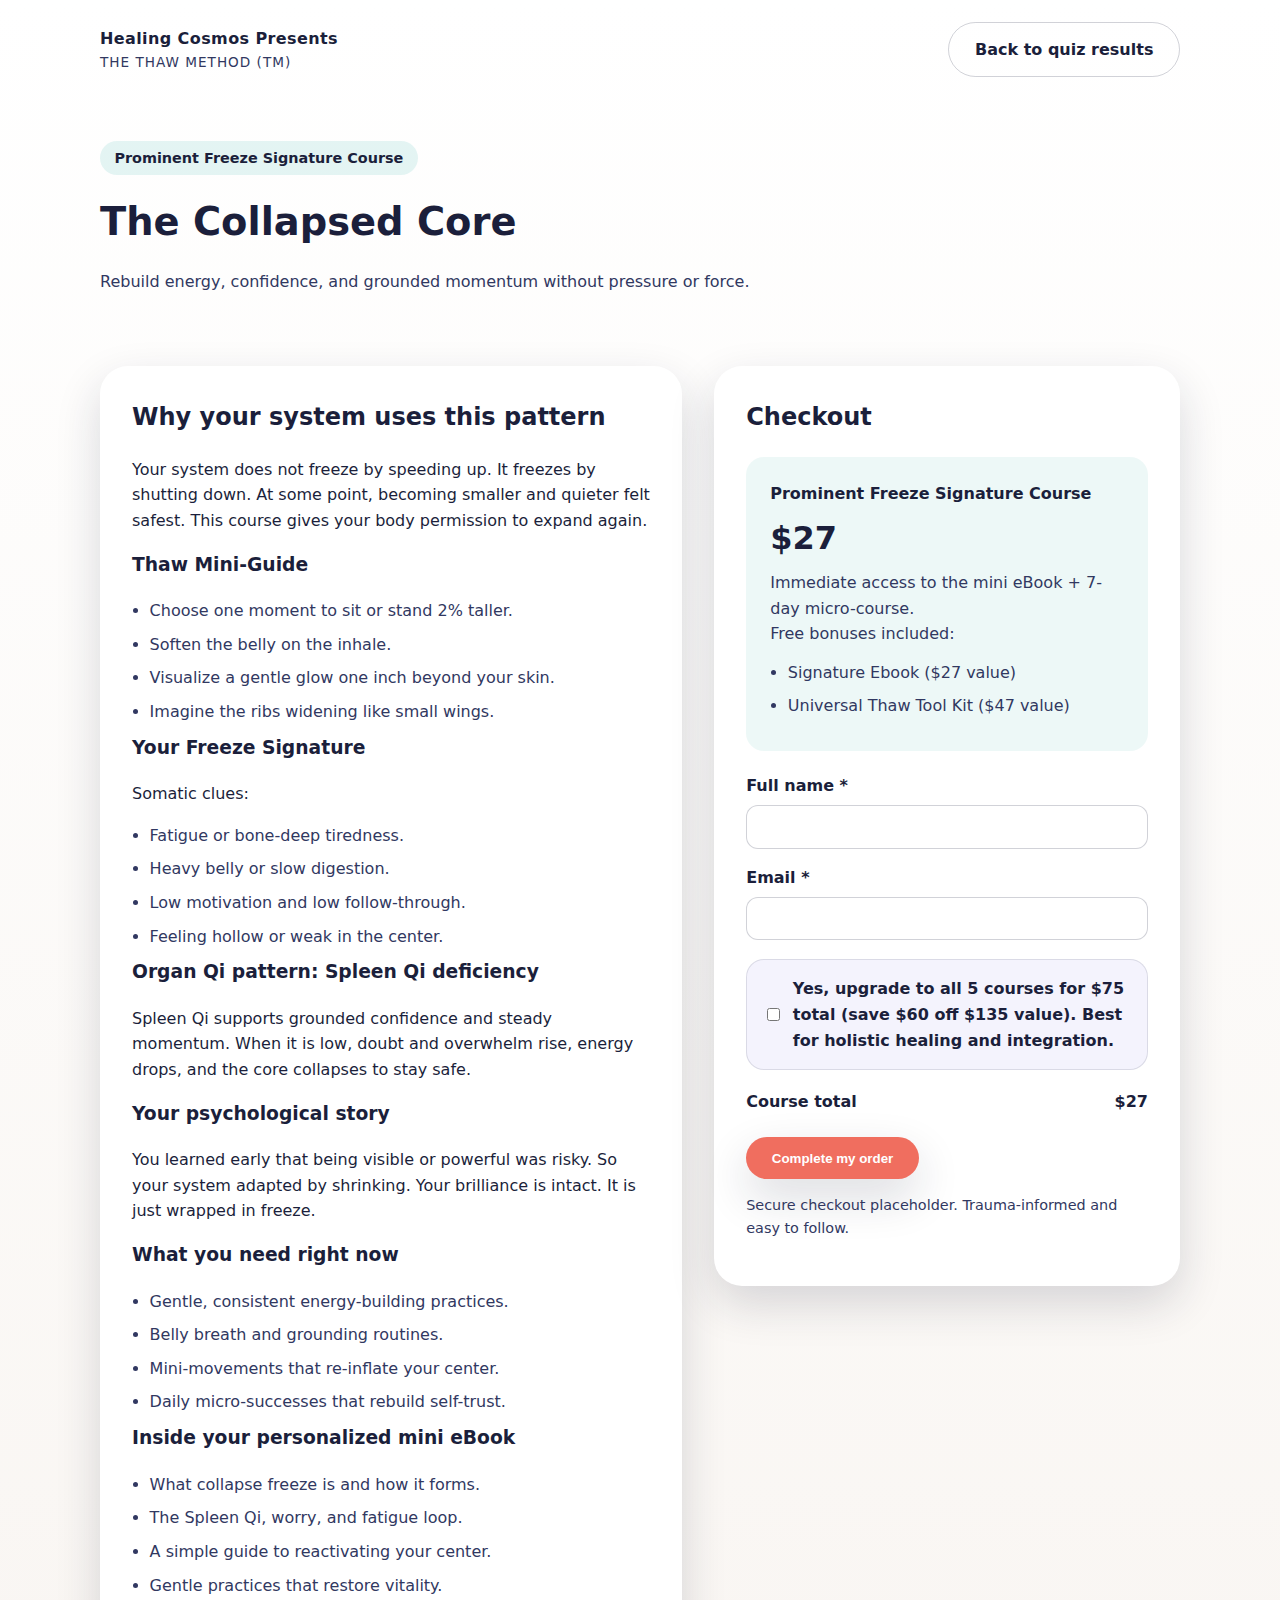
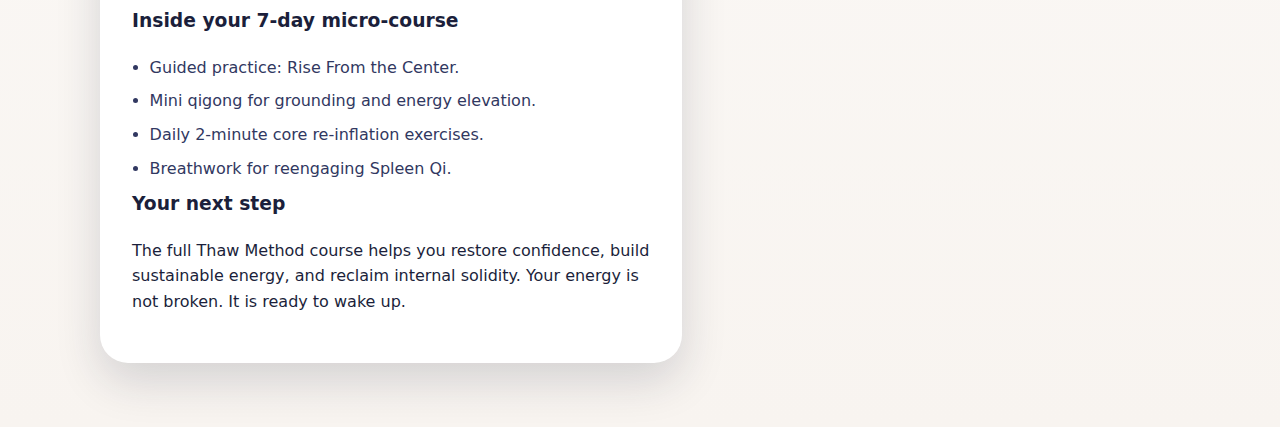
<file: checkout-collapsed-core.html>
<!doctype html>
<html lang="en">
  <head>
    <meta charset="UTF-8" />
    <meta name="viewport" content="width=device-width, initial-scale=1" />
    <title>Collapsed Core Course | The Thaw Method</title>
    <meta
      name="description"
      content="Enroll in the Collapsed Core course to rebuild energy, confidence, and grounded momentum through a calm, trauma-informed path."
    />
    <style>
      :root {
        --ink: #1b1f3b;
        --ink-soft: #313861;
        --mist: #f4f1ed;
        --sand: #f2dcc7;
        --coral: #f06e5f;
        --teal: #69c6c0;
        --lavender: #c7c2f3;
        --sun: #ffd48f;
        --white: #ffffff;
        --shadow: 0 18px 45px rgba(27, 31, 59, 0.16);
        --radius-lg: 28px;
        --radius-md: 18px;
        --radius-sm: 12px;
      }

      * {
        box-sizing: border-box;
      }

      body {
        margin: 0;
        font-family: "Inter", "Segoe UI", system-ui, -apple-system, sans-serif;
        color: var(--ink);
        background: linear-gradient(180deg, #fff 0%, #f8f4f0 100%);
        line-height: 1.6;
      }

      a {
        color: inherit;
        text-decoration: none;
      }

      .container {
        width: min(1080px, 92vw);
        margin: 0 auto;
      }

      .nav {
        padding: 1.4rem 0;
      }

      .nav-inner {
        display: flex;
        align-items: center;
        justify-content: space-between;
        gap: 1rem;
      }

      .brand {
        font-weight: 700;
        letter-spacing: 0.4px;
      }

      .brand span {
        display: block;
        font-weight: 500;
        font-size: 0.85rem;
        color: var(--ink-soft);
        letter-spacing: 1px;
        text-transform: uppercase;
      }

      .pill {
        display: inline-flex;
        align-items: center;
        gap: 0.5rem;
        background: rgba(105, 198, 192, 0.18);
        color: var(--ink);
        padding: 0.35rem 0.9rem;
        border-radius: 999px;
        font-size: 0.9rem;
        font-weight: 600;
      }

      .btn {
        display: inline-flex;
        align-items: center;
        justify-content: center;
        padding: 0.85rem 1.6rem;
        border-radius: 999px;
        font-weight: 700;
        background: var(--coral);
        color: var(--white);
        box-shadow: var(--shadow);
        border: none;
        cursor: pointer;
        transition: transform 0.2s ease, box-shadow 0.2s ease;
      }

      .btn:hover {
        transform: translateY(-2px);
        box-shadow: 0 22px 50px rgba(27, 31, 59, 0.2);
      }

      .btn.secondary {
        background: transparent;
        color: var(--ink);
        border: 1px solid rgba(27, 31, 59, 0.2);
        box-shadow: none;
      }

      .hero {
        padding: 2.6rem 0 1.5rem;
      }

      .hero h1 {
        font-size: clamp(2.2rem, 3vw, 3rem);
        margin: 1rem 0 0.8rem;
      }

      .lead {
        max-width: 720px;
        color: var(--ink-soft);
      }

      .section {
        padding: 2rem 0 4rem;
      }

      .offer-grid {
        display: grid;
        grid-template-columns: minmax(320px, 1.25fr) minmax(280px, 1fr);
        gap: 2rem;
        align-items: start;
      }

      .card {
        background: var(--white);
        border-radius: var(--radius-lg);
        padding: 2rem;
        box-shadow: var(--shadow);
      }

      .card h2,
      .card h3 {
        margin-top: 0;
      }

      .list {
        margin: 0.8rem 0 0;
        padding-left: 1.1rem;
        color: var(--ink-soft);
      }

      .list li {
        margin-bottom: 0.5rem;
      }

      .price-box {
        border-radius: var(--radius-md);
        background: rgba(105, 198, 192, 0.12);
        padding: 1.5rem;
        margin-bottom: 1.4rem;
      }

      .price-label {
        font-weight: 600;
        margin: 0 0 0.4rem;
      }

      .price {
        font-size: 2rem;
        font-weight: 700;
        margin: 0 0 0.4rem;
      }

      .price-sub {
        margin: 0;
        color: var(--ink-soft);
      }

      .form-grid {
        display: grid;
        gap: 1rem;
      }

      .form-field label {
        display: block;
        font-weight: 600;
        margin-bottom: 0.4rem;
      }

      .form-field input {
        width: 100%;
        padding: 0.7rem 0.85rem;
        border-radius: var(--radius-sm);
        border: 1px solid rgba(27, 31, 59, 0.2);
        font-size: 1rem;
        font-family: inherit;
      }

      .order-bump {
        border: 1px solid rgba(27, 31, 59, 0.12);
        border-radius: var(--radius-md);
        padding: 1rem;
        background: rgba(199, 194, 243, 0.2);
        margin: 1.2rem 0;
      }

      .order-bump label {
        display: flex;
        gap: 0.6rem;
        font-weight: 600;
        color: var(--ink);
      }

      .total-line {
        display: flex;
        justify-content: space-between;
        font-weight: 700;
        margin: 1rem 0 1.4rem;
      }

      .form-helper {
        color: var(--ink-soft);
        font-size: 0.9rem;
      }

      @media (max-width: 860px) {
        .offer-grid {
          grid-template-columns: 1fr;
        }

        .nav-inner {
          flex-direction: column;
          align-items: flex-start;
        }
      }
    </style>
  </head>
  <body>
    <header class="nav">
      <div class="container nav-inner">
        <div class="brand">
          Healing Cosmos Presents
          <span>The Thaw Method (TM)</span>
        </div>
        <a class="btn secondary" href="quiz.html">Back to quiz results</a>
      </div>
    </header>

    <main>
      <section class="hero">
        <div class="container">
          <span class="pill">Prominent Freeze Signature Course</span>
          <h1>The Collapsed Core</h1>
          <p class="lead">
            Rebuild energy, confidence, and grounded momentum without pressure or force.
          </p>
        </div>
      </section>

      <section class="section">
        <div class="container offer-grid">
          <div class="card">
            <h2>Why your system uses this pattern</h2>
            <p>
              Your system does not freeze by speeding up. It freezes by shutting down. At some point, becoming smaller
              and quieter felt safest. This course gives your body permission to expand again.
            </p>

            <h3>Thaw Mini-Guide</h3>
            <ul class="list">
              <li>Choose one moment to sit or stand 2% taller.</li>
              <li>Soften the belly on the inhale.</li>
              <li>Visualize a gentle glow one inch beyond your skin.</li>
              <li>Imagine the ribs widening like small wings.</li>
            </ul>

            <h3>Your Freeze Signature</h3>
            <p>Somatic clues:</p>
            <ul class="list">
              <li>Fatigue or bone-deep tiredness.</li>
              <li>Heavy belly or slow digestion.</li>
              <li>Low motivation and low follow-through.</li>
              <li>Feeling hollow or weak in the center.</li>
            </ul>

            <h3>Organ Qi pattern: Spleen Qi deficiency</h3>
            <p>
              Spleen Qi supports grounded confidence and steady momentum. When it is low, doubt and overwhelm rise,
              energy drops, and the core collapses to stay safe.
            </p>

            <h3>Your psychological story</h3>
            <p>
              You learned early that being visible or powerful was risky. So your system adapted by shrinking. Your
              brilliance is intact. It is just wrapped in freeze.
            </p>

            <h3>What you need right now</h3>
            <ul class="list">
              <li>Gentle, consistent energy-building practices.</li>
              <li>Belly breath and grounding routines.</li>
              <li>Mini-movements that re-inflate your center.</li>
              <li>Daily micro-successes that rebuild self-trust.</li>
            </ul>

            <h3>Inside your personalized mini eBook</h3>
            <ul class="list">
              <li>What collapse freeze is and how it forms.</li>
              <li>The Spleen Qi, worry, and fatigue loop.</li>
              <li>A simple guide to reactivating your center.</li>
              <li>Gentle practices that restore vitality.</li>
            </ul>

            <h3>Inside your 7-day micro-course</h3>
            <ul class="list">
              <li>Guided practice: Rise From the Center.</li>
              <li>Mini qigong for grounding and energy elevation.</li>
              <li>Daily 2-minute core re-inflation exercises.</li>
              <li>Breathwork for reengaging Spleen Qi.</li>
            </ul>

            <h3>Your next step</h3>
            <p>
              The full Thaw Method course helps you restore confidence, build sustainable energy, and reclaim internal
              solidity. Your energy is not broken. It is ready to wake up.
            </p>
          </div>

          <aside class="card">
            <h2>Checkout</h2>
            <div class="price-box">
              <p class="price-label">Prominent Freeze Signature Course</p>
              <p class="price">$27</p>
              <p class="price-sub">Immediate access to the mini eBook + 7-day micro-course.</p>
              <p class="price-sub">Free bonuses included:</p>
              <ul class="list">
                <li>Signature Ebook ($27 value)</li>
                <li>Universal Thaw Tool Kit ($47 value)</li>
              </ul>
            </div>

            <div class="form-grid">
              <div class="form-field">
                <label for="checkout-name">Full name *</label>
                <input id="checkout-name" name="name" type="text" required autocomplete="name" />
              </div>
              <div class="form-field">
                <label for="checkout-email">Email *</label>
                <input id="checkout-email" name="email" type="email" required autocomplete="email" />
              </div>
            </div>

            <div class="order-bump">
              <label for="bundle-bump">
                <input id="bundle-bump" type="checkbox" />
                Yes, upgrade to all 5 courses for $75 total (save $60 off $135 value). Best for holistic healing and
                integration.
              </label>
            </div>

            <div class="total-line">
              <span id="total-label">Course total</span>
              <span id="order-total">$27</span>
            </div>

            <button class="btn" type="button">Complete my order</button>
            <p class="form-helper">Secure checkout placeholder. Trauma-informed and easy to follow.</p>
          </aside>
        </div>
      </section>
    </main>

    <script>
      const bump = document.getElementById("bundle-bump");
      const total = document.getElementById("order-total");
      const totalLabel = document.getElementById("total-label");
      const basePrice = 27;
      const bundlePrice = 75;

      const updateTotal = () => {
        const price = bump.checked ? bundlePrice : basePrice;
        total.textContent = `$${price}`;
        totalLabel.textContent = bump.checked ? "Bundle total" : "Course total";
      };

      bump.addEventListener("change", updateTotal);
      updateTotal();
    </script>
  </body>
</html>
</file>
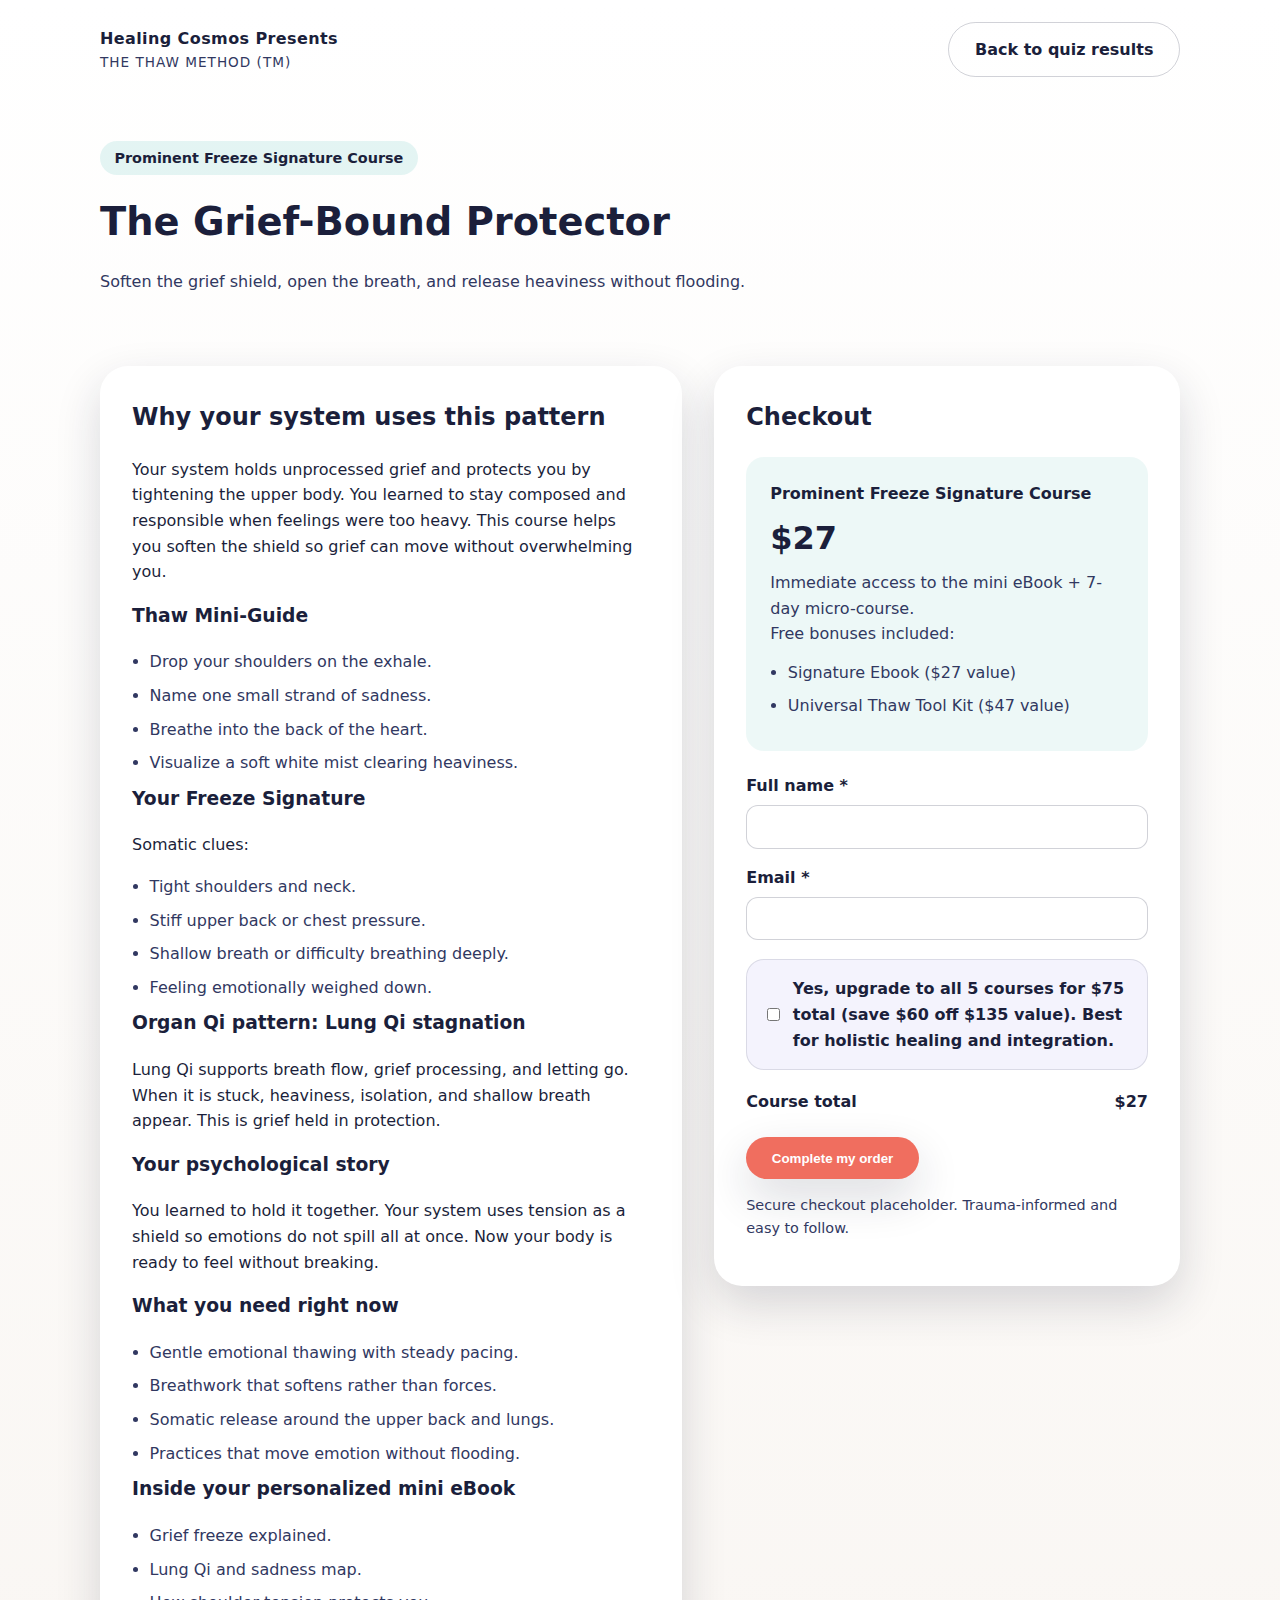
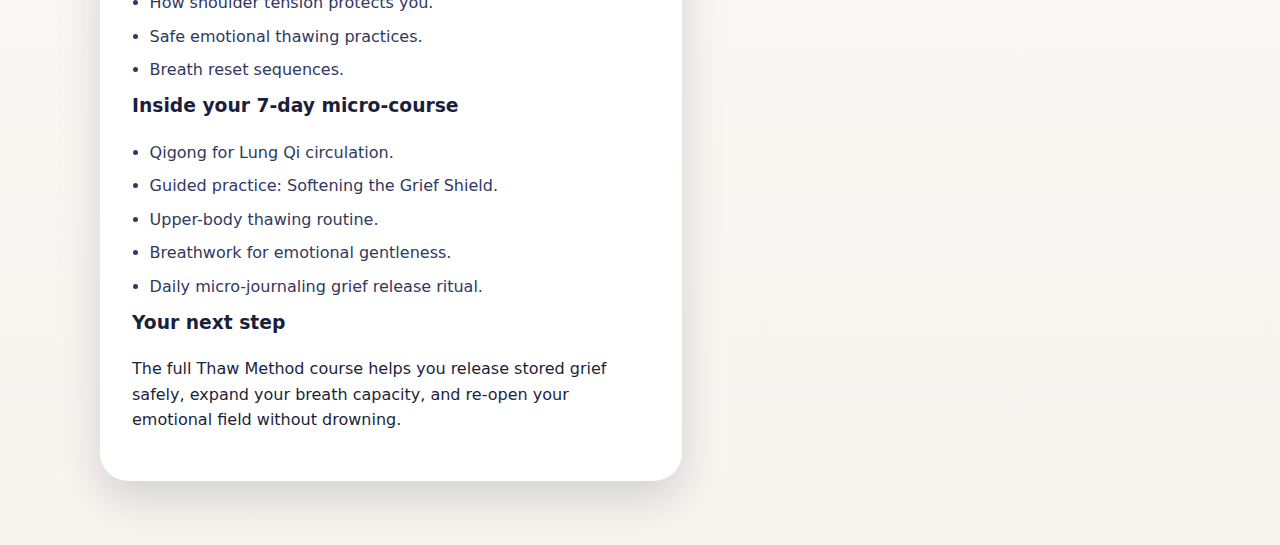
<file: checkout-grief-bound-protector.html>
<!doctype html>
<html lang="en">
  <head>
    <meta charset="UTF-8" />
    <meta name="viewport" content="width=device-width, initial-scale=1" />
    <title>Grief-Bound Protector Course | The Thaw Method</title>
    <meta
      name="description"
      content="Enroll in the Grief-Bound Protector course to soften grief-based guarding and restore breath through a trauma-informed path."
    />
    <style>
      :root {
        --ink: #1b1f3b;
        --ink-soft: #313861;
        --mist: #f4f1ed;
        --sand: #f2dcc7;
        --coral: #f06e5f;
        --teal: #69c6c0;
        --lavender: #c7c2f3;
        --sun: #ffd48f;
        --white: #ffffff;
        --shadow: 0 18px 45px rgba(27, 31, 59, 0.16);
        --radius-lg: 28px;
        --radius-md: 18px;
        --radius-sm: 12px;
      }

      * {
        box-sizing: border-box;
      }

      body {
        margin: 0;
        font-family: "Inter", "Segoe UI", system-ui, -apple-system, sans-serif;
        color: var(--ink);
        background: linear-gradient(180deg, #fff 0%, #f8f4f0 100%);
        line-height: 1.6;
      }

      a {
        color: inherit;
        text-decoration: none;
      }

      .container {
        width: min(1080px, 92vw);
        margin: 0 auto;
      }

      .nav {
        padding: 1.4rem 0;
      }

      .nav-inner {
        display: flex;
        align-items: center;
        justify-content: space-between;
        gap: 1rem;
      }

      .brand {
        font-weight: 700;
        letter-spacing: 0.4px;
      }

      .brand span {
        display: block;
        font-weight: 500;
        font-size: 0.85rem;
        color: var(--ink-soft);
        letter-spacing: 1px;
        text-transform: uppercase;
      }

      .pill {
        display: inline-flex;
        align-items: center;
        gap: 0.5rem;
        background: rgba(105, 198, 192, 0.18);
        color: var(--ink);
        padding: 0.35rem 0.9rem;
        border-radius: 999px;
        font-size: 0.9rem;
        font-weight: 600;
      }

      .btn {
        display: inline-flex;
        align-items: center;
        justify-content: center;
        padding: 0.85rem 1.6rem;
        border-radius: 999px;
        font-weight: 700;
        background: var(--coral);
        color: var(--white);
        box-shadow: var(--shadow);
        border: none;
        cursor: pointer;
        transition: transform 0.2s ease, box-shadow 0.2s ease;
      }

      .btn:hover {
        transform: translateY(-2px);
        box-shadow: 0 22px 50px rgba(27, 31, 59, 0.2);
      }

      .btn.secondary {
        background: transparent;
        color: var(--ink);
        border: 1px solid rgba(27, 31, 59, 0.2);
        box-shadow: none;
      }

      .hero {
        padding: 2.6rem 0 1.5rem;
      }

      .hero h1 {
        font-size: clamp(2.2rem, 3vw, 3rem);
        margin: 1rem 0 0.8rem;
      }

      .lead {
        max-width: 720px;
        color: var(--ink-soft);
      }

      .section {
        padding: 2rem 0 4rem;
      }

      .offer-grid {
        display: grid;
        grid-template-columns: minmax(320px, 1.25fr) minmax(280px, 1fr);
        gap: 2rem;
        align-items: start;
      }

      .card {
        background: var(--white);
        border-radius: var(--radius-lg);
        padding: 2rem;
        box-shadow: var(--shadow);
      }

      .card h2,
      .card h3 {
        margin-top: 0;
      }

      .list {
        margin: 0.8rem 0 0;
        padding-left: 1.1rem;
        color: var(--ink-soft);
      }

      .list li {
        margin-bottom: 0.5rem;
      }

      .price-box {
        border-radius: var(--radius-md);
        background: rgba(105, 198, 192, 0.12);
        padding: 1.5rem;
        margin-bottom: 1.4rem;
      }

      .price-label {
        font-weight: 600;
        margin: 0 0 0.4rem;
      }

      .price {
        font-size: 2rem;
        font-weight: 700;
        margin: 0 0 0.4rem;
      }

      .price-sub {
        margin: 0;
        color: var(--ink-soft);
      }

      .form-grid {
        display: grid;
        gap: 1rem;
      }

      .form-field label {
        display: block;
        font-weight: 600;
        margin-bottom: 0.4rem;
      }

      .form-field input {
        width: 100%;
        padding: 0.7rem 0.85rem;
        border-radius: var(--radius-sm);
        border: 1px solid rgba(27, 31, 59, 0.2);
        font-size: 1rem;
        font-family: inherit;
      }

      .order-bump {
        border: 1px solid rgba(27, 31, 59, 0.12);
        border-radius: var(--radius-md);
        padding: 1rem;
        background: rgba(199, 194, 243, 0.2);
        margin: 1.2rem 0;
      }

      .order-bump label {
        display: flex;
        gap: 0.6rem;
        font-weight: 600;
        color: var(--ink);
      }

      .total-line {
        display: flex;
        justify-content: space-between;
        font-weight: 700;
        margin: 1rem 0 1.4rem;
      }

      .form-helper {
        color: var(--ink-soft);
        font-size: 0.9rem;
      }

      @media (max-width: 860px) {
        .offer-grid {
          grid-template-columns: 1fr;
        }

        .nav-inner {
          flex-direction: column;
          align-items: flex-start;
        }
      }
    </style>
  </head>
  <body>
    <header class="nav">
      <div class="container nav-inner">
        <div class="brand">
          Healing Cosmos Presents
          <span>The Thaw Method (TM)</span>
        </div>
        <a class="btn secondary" href="quiz.html">Back to quiz results</a>
      </div>
    </header>

    <main>
      <section class="hero">
        <div class="container">
          <span class="pill">Prominent Freeze Signature Course</span>
          <h1>The Grief-Bound Protector</h1>
          <p class="lead">
            Soften the grief shield, open the breath, and release heaviness without flooding.
          </p>
        </div>
      </section>

      <section class="section">
        <div class="container offer-grid">
          <div class="card">
            <h2>Why your system uses this pattern</h2>
            <p>
              Your system holds unprocessed grief and protects you by tightening the upper body. You learned to stay
              composed and responsible when feelings were too heavy. This course helps you soften the shield so grief
              can move without overwhelming you.
            </p>

            <h3>Thaw Mini-Guide</h3>
            <ul class="list">
              <li>Drop your shoulders on the exhale.</li>
              <li>Name one small strand of sadness.</li>
              <li>Breathe into the back of the heart.</li>
              <li>Visualize a soft white mist clearing heaviness.</li>
            </ul>

            <h3>Your Freeze Signature</h3>
            <p>Somatic clues:</p>
            <ul class="list">
              <li>Tight shoulders and neck.</li>
              <li>Stiff upper back or chest pressure.</li>
              <li>Shallow breath or difficulty breathing deeply.</li>
              <li>Feeling emotionally weighed down.</li>
            </ul>

            <h3>Organ Qi pattern: Lung Qi stagnation</h3>
            <p>
              Lung Qi supports breath flow, grief processing, and letting go. When it is stuck, heaviness, isolation,
              and shallow breath appear. This is grief held in protection.
            </p>

            <h3>Your psychological story</h3>
            <p>
              You learned to hold it together. Your system uses tension as a shield so emotions do not spill all at
              once. Now your body is ready to feel without breaking.
            </p>

            <h3>What you need right now</h3>
            <ul class="list">
              <li>Gentle emotional thawing with steady pacing.</li>
              <li>Breathwork that softens rather than forces.</li>
              <li>Somatic release around the upper back and lungs.</li>
              <li>Practices that move emotion without flooding.</li>
            </ul>

            <h3>Inside your personalized mini eBook</h3>
            <ul class="list">
              <li>Grief freeze explained.</li>
              <li>Lung Qi and sadness map.</li>
              <li>How shoulder tension protects you.</li>
              <li>Safe emotional thawing practices.</li>
              <li>Breath reset sequences.</li>
            </ul>

            <h3>Inside your 7-day micro-course</h3>
            <ul class="list">
              <li>Qigong for Lung Qi circulation.</li>
              <li>Guided practice: Softening the Grief Shield.</li>
              <li>Upper-body thawing routine.</li>
              <li>Breathwork for emotional gentleness.</li>
              <li>Daily micro-journaling grief release ritual.</li>
            </ul>

            <h3>Your next step</h3>
            <p>
              The full Thaw Method course helps you release stored grief safely, expand your breath capacity, and
              re-open your emotional field without drowning.
            </p>
          </div>

          <aside class="card">
            <h2>Checkout</h2>
            <div class="price-box">
              <p class="price-label">Prominent Freeze Signature Course</p>
              <p class="price">$27</p>
              <p class="price-sub">Immediate access to the mini eBook + 7-day micro-course.</p>
              <p class="price-sub">Free bonuses included:</p>
              <ul class="list">
                <li>Signature Ebook ($27 value)</li>
                <li>Universal Thaw Tool Kit ($47 value)</li>
              </ul>
            </div>

            <div class="form-grid">
              <div class="form-field">
                <label for="checkout-name">Full name *</label>
                <input id="checkout-name" name="name" type="text" required autocomplete="name" />
              </div>
              <div class="form-field">
                <label for="checkout-email">Email *</label>
                <input id="checkout-email" name="email" type="email" required autocomplete="email" />
              </div>
            </div>

            <div class="order-bump">
              <label for="bundle-bump">
                <input id="bundle-bump" type="checkbox" />
                Yes, upgrade to all 5 courses for $75 total (save $60 off $135 value). Best for holistic healing and
                integration.
              </label>
            </div>

            <div class="total-line">
              <span id="total-label">Course total</span>
              <span id="order-total">$27</span>
            </div>

            <button class="btn" type="button">Complete my order</button>
            <p class="form-helper">Secure checkout placeholder. Trauma-informed and easy to follow.</p>
          </aside>
        </div>
      </section>
    </main>

    <script>
      const bump = document.getElementById("bundle-bump");
      const total = document.getElementById("order-total");
      const totalLabel = document.getElementById("total-label");
      const basePrice = 27;
      const bundlePrice = 75;

      const updateTotal = () => {
        const price = bump.checked ? bundlePrice : basePrice;
        total.textContent = `$${price}`;
        totalLabel.textContent = bump.checked ? "Bundle total" : "Course total";
      };

      bump.addEventListener("change", updateTotal);
      updateTotal();
    </script>
  </body>
</html>
</file>
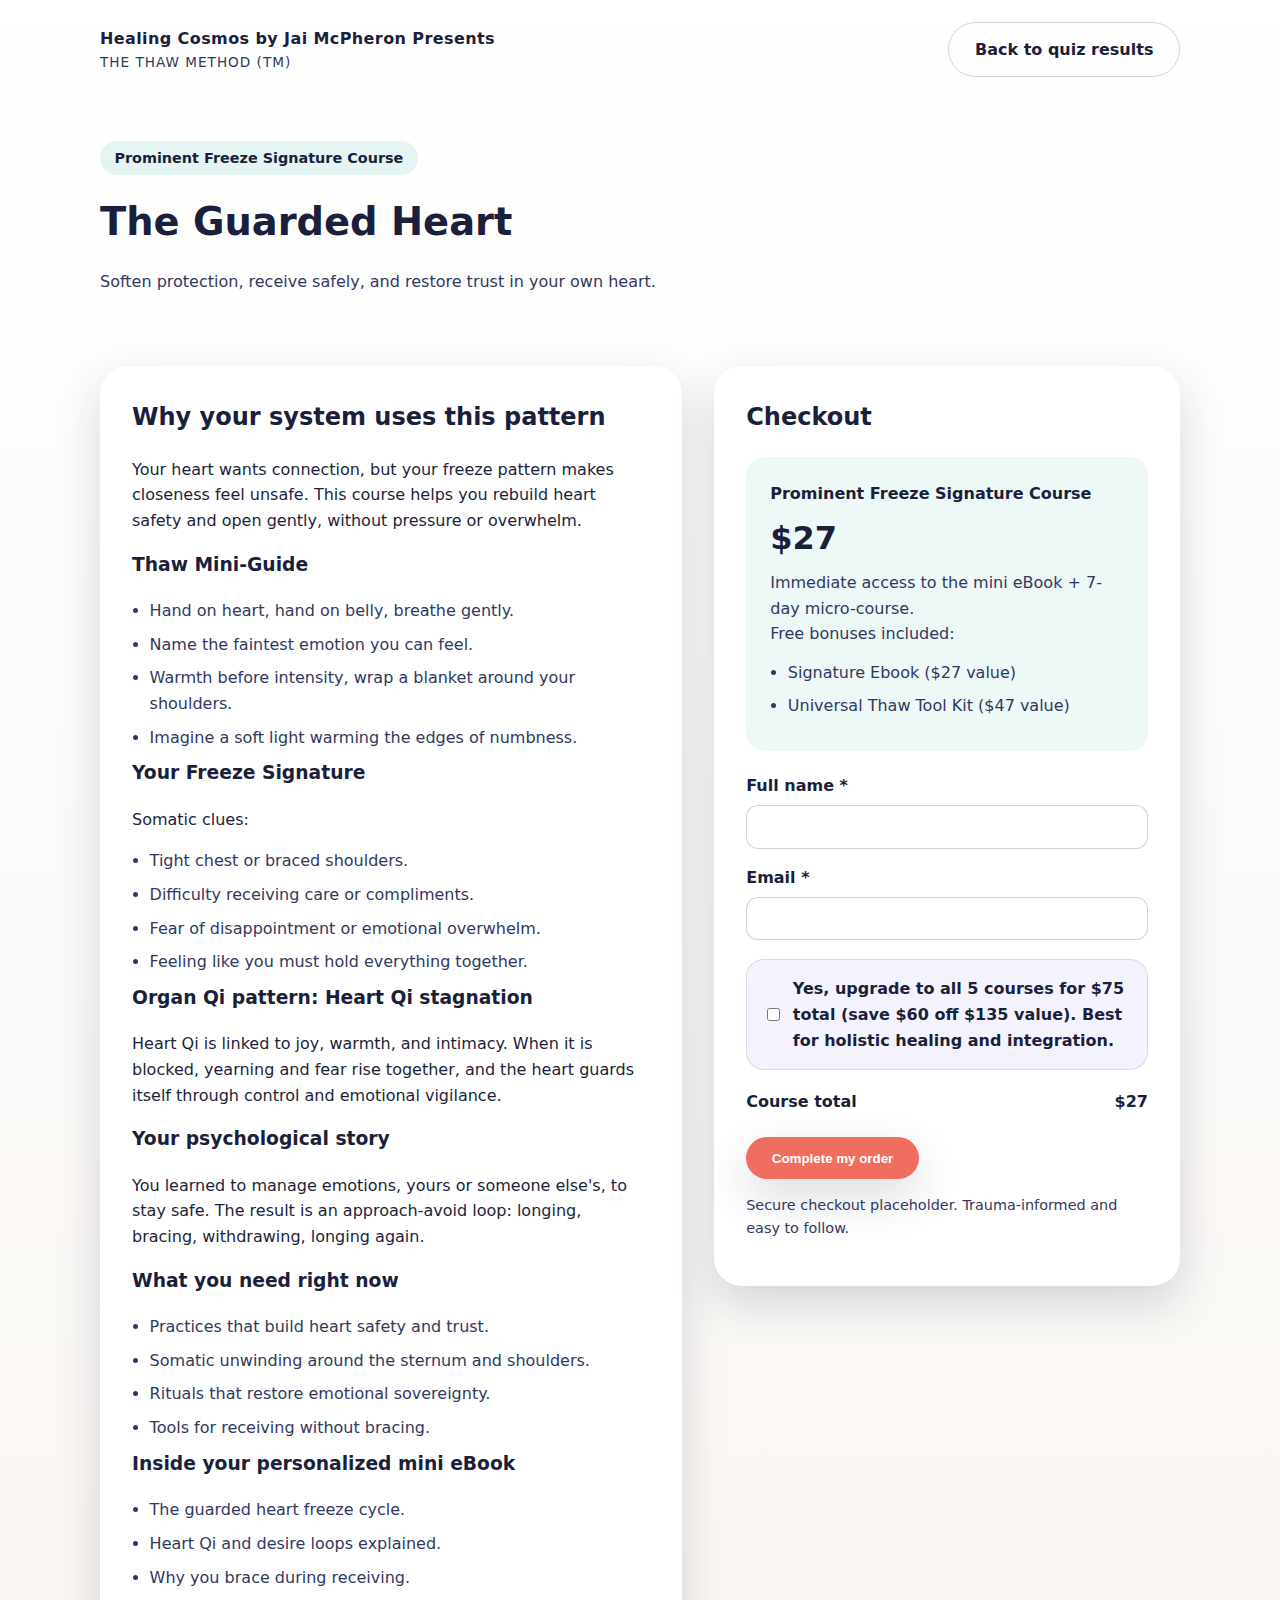
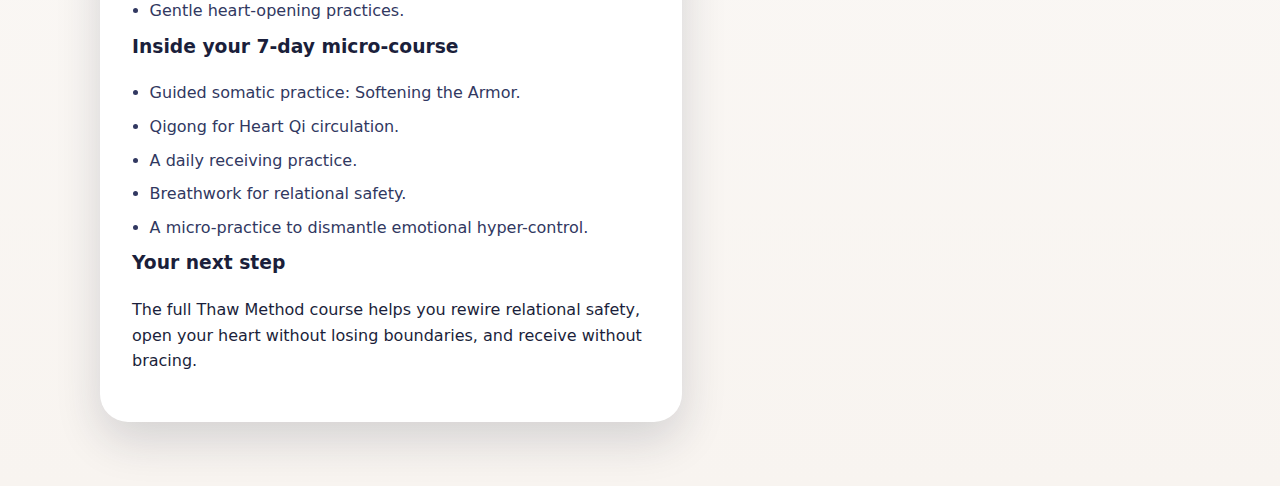
<file: checkout-guarded-heart.html>
<!doctype html>
<html lang="en">
  <head>
    <meta charset="UTF-8" />
    <meta name="viewport" content="width=device-width, initial-scale=1" />
    <title>Guarded Heart Course | The Thaw Method</title>
    <meta
      name="description"
      content="Enroll in the Guarded Heart course to soften protection and reconnect with safe intimacy through a trauma-informed path."
    />
    <style>
      :root {
        --ink: #1b1f3b;
        --ink-soft: #313861;
        --mist: #f4f1ed;
        --sand: #f2dcc7;
        --coral: #f06e5f;
        --teal: #69c6c0;
        --lavender: #c7c2f3;
        --sun: #ffd48f;
        --white: #ffffff;
        --shadow: 0 18px 45px rgba(27, 31, 59, 0.16);
        --radius-lg: 28px;
        --radius-md: 18px;
        --radius-sm: 12px;
      }

      * {
        box-sizing: border-box;
      }

      body {
        margin: 0;
        font-family: "Inter", "Segoe UI", system-ui, -apple-system, sans-serif;
        color: var(--ink);
        background: linear-gradient(180deg, #fff 0%, #f8f4f0 100%);
        line-height: 1.6;
      }

      a {
        color: inherit;
        text-decoration: none;
      }

      .container {
        width: min(1080px, 92vw);
        margin: 0 auto;
      }

      .nav {
        padding: 1.4rem 0;
      }

      .nav-inner {
        display: flex;
        align-items: center;
        justify-content: space-between;
        gap: 1rem;
      }

      .brand {
        font-weight: 700;
        letter-spacing: 0.4px;
      }

      .brand span {
        display: block;
        font-weight: 500;
        font-size: 0.85rem;
        color: var(--ink-soft);
        letter-spacing: 1px;
        text-transform: uppercase;
      }

      .pill {
        display: inline-flex;
        align-items: center;
        gap: 0.5rem;
        background: rgba(105, 198, 192, 0.18);
        color: var(--ink);
        padding: 0.35rem 0.9rem;
        border-radius: 999px;
        font-size: 0.9rem;
        font-weight: 600;
      }

      .btn {
        display: inline-flex;
        align-items: center;
        justify-content: center;
        padding: 0.85rem 1.6rem;
        border-radius: 999px;
        font-weight: 700;
        background: var(--coral);
        color: var(--white);
        box-shadow: var(--shadow);
        border: none;
        cursor: pointer;
        transition: transform 0.2s ease, box-shadow 0.2s ease;
      }

      .btn:hover {
        transform: translateY(-2px);
        box-shadow: 0 22px 50px rgba(27, 31, 59, 0.2);
      }

      .btn.secondary {
        background: transparent;
        color: var(--ink);
        border: 1px solid rgba(27, 31, 59, 0.2);
        box-shadow: none;
      }

      .hero {
        padding: 2.6rem 0 1.5rem;
      }

      .hero h1 {
        font-size: clamp(2.2rem, 3vw, 3rem);
        margin: 1rem 0 0.8rem;
      }

      .lead {
        max-width: 720px;
        color: var(--ink-soft);
      }

      .section {
        padding: 2rem 0 4rem;
      }

      .offer-grid {
        display: grid;
        grid-template-columns: minmax(320px, 1.25fr) minmax(280px, 1fr);
        gap: 2rem;
        align-items: start;
      }

      .card {
        background: var(--white);
        border-radius: var(--radius-lg);
        padding: 2rem;
        box-shadow: var(--shadow);
      }

      .card h2,
      .card h3 {
        margin-top: 0;
      }

      .list {
        margin: 0.8rem 0 0;
        padding-left: 1.1rem;
        color: var(--ink-soft);
      }

      .list li {
        margin-bottom: 0.5rem;
      }

      .price-box {
        border-radius: var(--radius-md);
        background: rgba(105, 198, 192, 0.12);
        padding: 1.5rem;
        margin-bottom: 1.4rem;
      }

      .price-label {
        font-weight: 600;
        margin: 0 0 0.4rem;
      }

      .price {
        font-size: 2rem;
        font-weight: 700;
        margin: 0 0 0.4rem;
      }

      .price-sub {
        margin: 0;
        color: var(--ink-soft);
      }

      .form-grid {
        display: grid;
        gap: 1rem;
      }

      .form-field label {
        display: block;
        font-weight: 600;
        margin-bottom: 0.4rem;
      }

      .form-field input {
        width: 100%;
        padding: 0.7rem 0.85rem;
        border-radius: var(--radius-sm);
        border: 1px solid rgba(27, 31, 59, 0.2);
        font-size: 1rem;
        font-family: inherit;
      }

      .order-bump {
        border: 1px solid rgba(27, 31, 59, 0.12);
        border-radius: var(--radius-md);
        padding: 1rem;
        background: rgba(199, 194, 243, 0.2);
        margin: 1.2rem 0;
      }

      .order-bump label {
        display: flex;
        gap: 0.6rem;
        font-weight: 600;
        color: var(--ink);
      }

      .total-line {
        display: flex;
        justify-content: space-between;
        font-weight: 700;
        margin: 1rem 0 1.4rem;
      }

      .form-helper {
        color: var(--ink-soft);
        font-size: 0.9rem;
      }

      @media (max-width: 860px) {
        .offer-grid {
          grid-template-columns: 1fr;
        }

        .nav-inner {
          flex-direction: column;
          align-items: flex-start;
        }
      }
    </style>
  </head>
  <body>
    <header class="nav">
      <div class="container nav-inner">
        <div class="brand">
          Healing Cosmos by Jai McPheron Presents
          <span>The Thaw Method (TM)</span>
        </div>
        <a class="btn secondary" href="quiz.html">Back to quiz results</a>
      </div>
    </header>

    <main>
      <section class="hero">
        <div class="container">
          <span class="pill">Prominent Freeze Signature Course</span>
          <h1>The Guarded Heart</h1>
          <p class="lead">
            Soften protection, receive safely, and restore trust in your own heart.
          </p>
        </div>
      </section>

      <section class="section">
        <div class="container offer-grid">
          <div class="card">
            <h2>Why your system uses this pattern</h2>
            <p>
              Your heart wants connection, but your freeze pattern makes closeness feel unsafe. This course helps you
              rebuild heart safety and open gently, without pressure or overwhelm.
            </p>

            <h3>Thaw Mini-Guide</h3>
            <ul class="list">
              <li>Hand on heart, hand on belly, breathe gently.</li>
              <li>Name the faintest emotion you can feel.</li>
              <li>Warmth before intensity, wrap a blanket around your shoulders.</li>
              <li>Imagine a soft light warming the edges of numbness.</li>
            </ul>

            <h3>Your Freeze Signature</h3>
            <p>Somatic clues:</p>
            <ul class="list">
              <li>Tight chest or braced shoulders.</li>
              <li>Difficulty receiving care or compliments.</li>
              <li>Fear of disappointment or emotional overwhelm.</li>
              <li>Feeling like you must hold everything together.</li>
            </ul>

            <h3>Organ Qi pattern: Heart Qi stagnation</h3>
            <p>
              Heart Qi is linked to joy, warmth, and intimacy. When it is blocked, yearning and fear rise together, and
              the heart guards itself through control and emotional vigilance.
            </p>

            <h3>Your psychological story</h3>
            <p>
              You learned to manage emotions, yours or someone else's, to stay safe. The result is an approach-avoid
              loop: longing, bracing, withdrawing, longing again.
            </p>

            <h3>What you need right now</h3>
            <ul class="list">
              <li>Practices that build heart safety and trust.</li>
              <li>Somatic unwinding around the sternum and shoulders.</li>
              <li>Rituals that restore emotional sovereignty.</li>
              <li>Tools for receiving without bracing.</li>
            </ul>

            <h3>Inside your personalized mini eBook</h3>
            <ul class="list">
              <li>The guarded heart freeze cycle.</li>
              <li>Heart Qi and desire loops explained.</li>
              <li>Why you brace during receiving.</li>
              <li>Gentle heart-opening practices.</li>
            </ul>

            <h3>Inside your 7-day micro-course</h3>
            <ul class="list">
              <li>Guided somatic practice: Softening the Armor.</li>
              <li>Qigong for Heart Qi circulation.</li>
              <li>A daily receiving practice.</li>
              <li>Breathwork for relational safety.</li>
              <li>A micro-practice to dismantle emotional hyper-control.</li>
            </ul>

            <h3>Your next step</h3>
            <p>
              The full Thaw Method course helps you rewire relational safety, open your heart without losing boundaries,
              and receive without bracing.
            </p>
          </div>

          <aside class="card">
            <h2>Checkout</h2>
            <div class="price-box">
              <p class="price-label">Prominent Freeze Signature Course</p>
              <p class="price">$27</p>
              <p class="price-sub">Immediate access to the mini eBook + 7-day micro-course.</p>
              <p class="price-sub">Free bonuses included:</p>
              <ul class="list">
                <li>Signature Ebook ($27 value)</li>
                <li>Universal Thaw Tool Kit ($47 value)</li>
              </ul>
            </div>

            <div class="form-grid">
              <div class="form-field">
                <label for="checkout-name">Full name *</label>
                <input id="checkout-name" name="name" type="text" required autocomplete="name" />
              </div>
              <div class="form-field">
                <label for="checkout-email">Email *</label>
                <input id="checkout-email" name="email" type="email" required autocomplete="email" />
              </div>
            </div>

            <div class="order-bump">
              <label for="bundle-bump">
                <input id="bundle-bump" type="checkbox" />
                Yes, upgrade to all 5 courses for $75 total (save $60 off $135 value). Best for holistic healing and
                integration.
              </label>
            </div>

            <div class="total-line">
              <span id="total-label">Course total</span>
              <span id="order-total">$27</span>
            </div>

            <button class="btn" type="button">Complete my order</button>
            <p class="form-helper">Secure checkout placeholder. Trauma-informed and easy to follow.</p>
          </aside>
        </div>
      </section>
    </main>

    <script>
      const bump = document.getElementById("bundle-bump");
      const total = document.getElementById("order-total");
      const totalLabel = document.getElementById("total-label");
      const basePrice = 27;
      const bundlePrice = 75;

      const updateTotal = () => {
        const price = bump.checked ? bundlePrice : basePrice;
        total.textContent = `$${price}`;
        totalLabel.textContent = bump.checked ? "Bundle total" : "Course total";
      };

      bump.addEventListener("change", updateTotal);
      updateTotal();
    </script>
  </body>
</html>
</file>
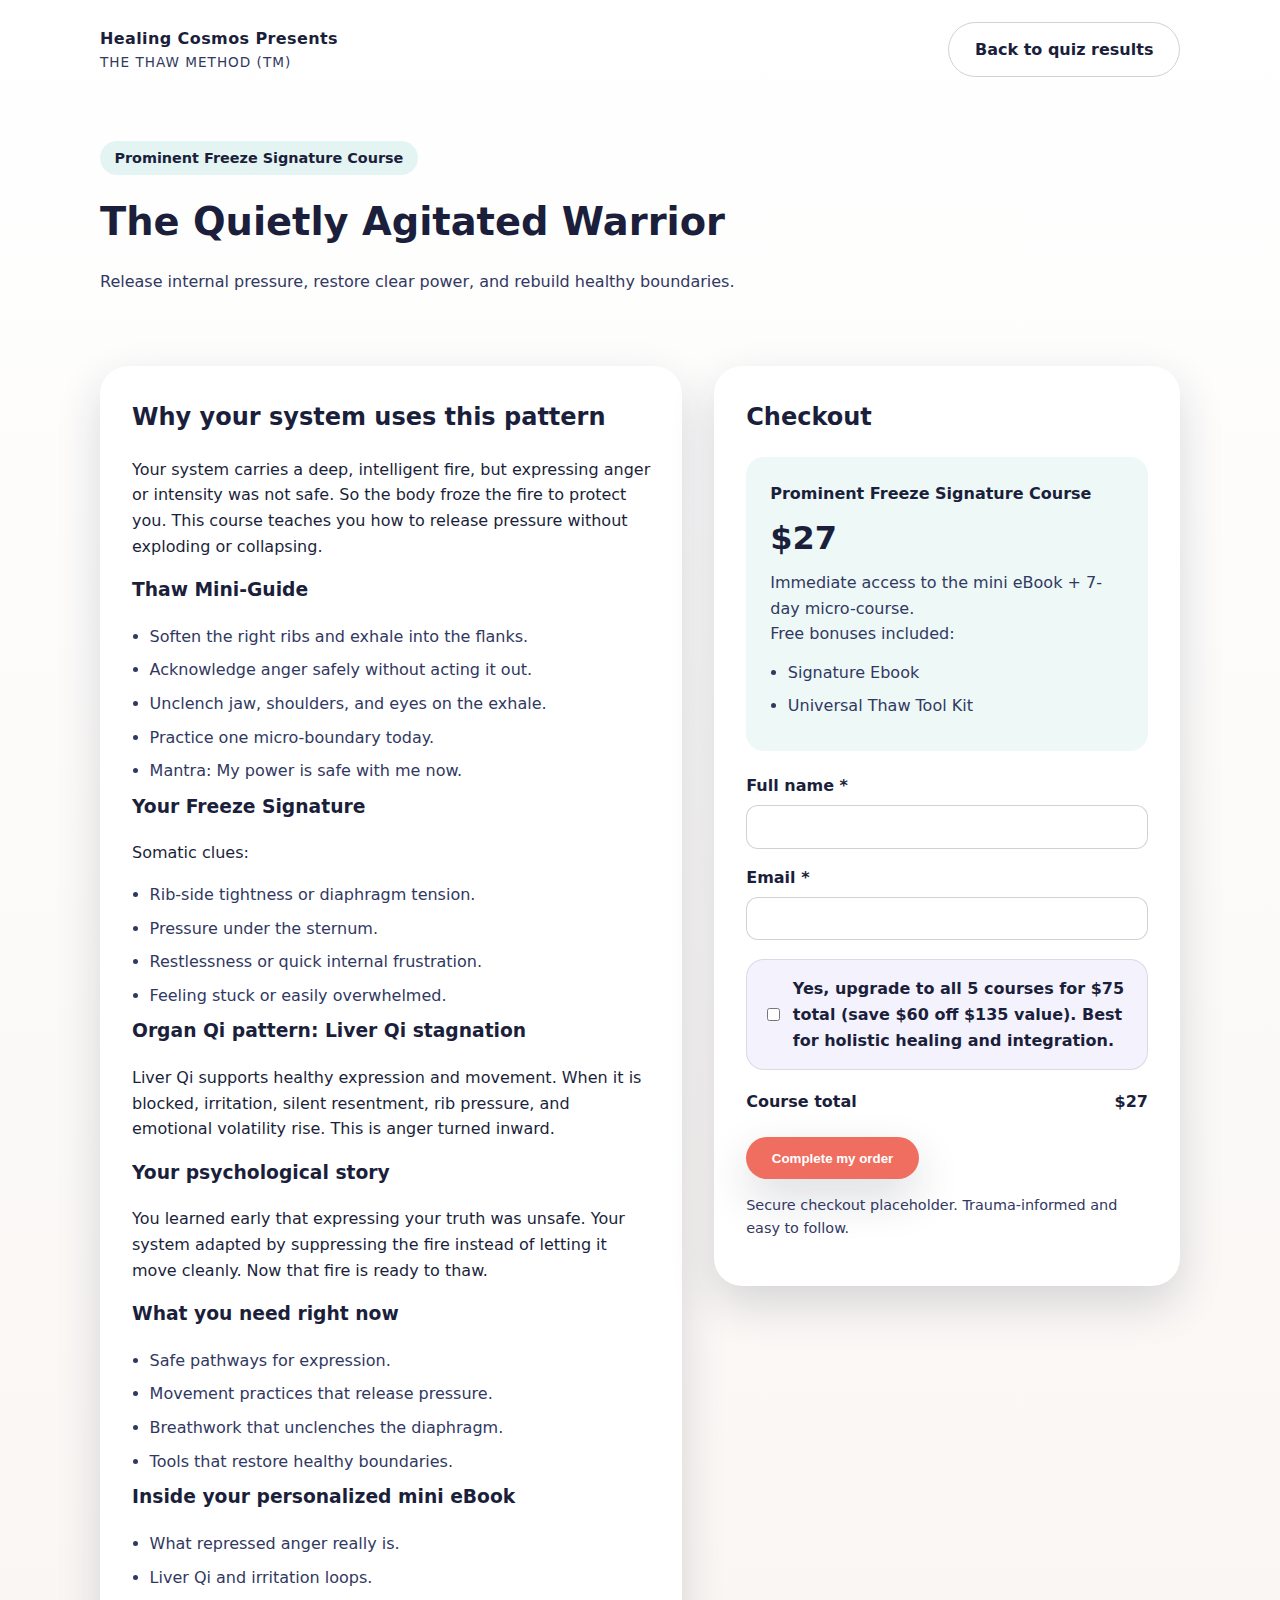
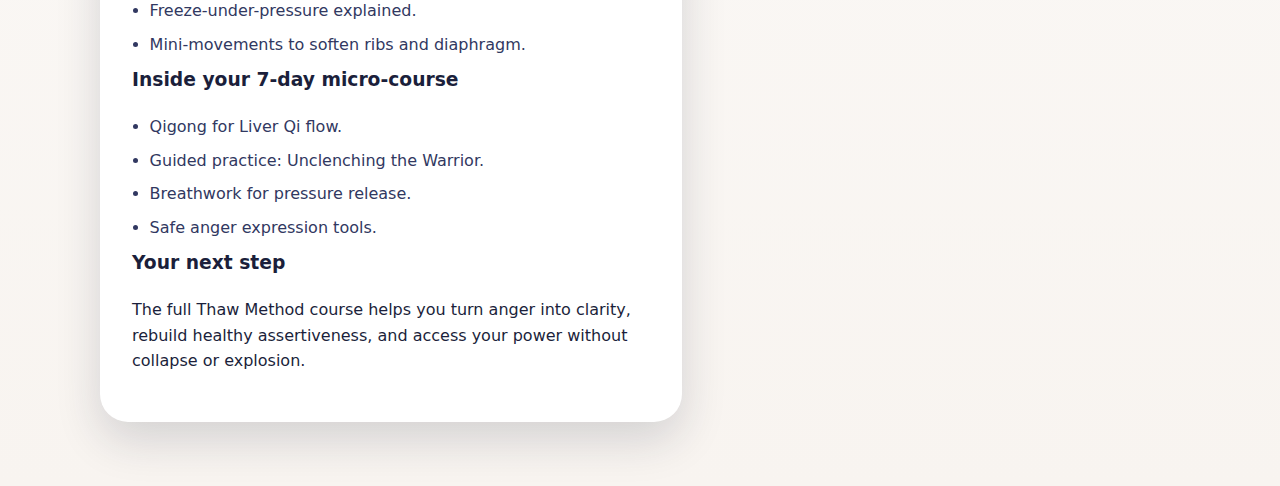
<file: checkout-quietly-agitated-warrior.html>
<!doctype html>
<html lang="en">
  <head>
    <meta charset="UTF-8" />
    <meta name="viewport" content="width=device-width, initial-scale=1" />
    <title>Quietly Agitated Warrior Course | The Thaw Method</title>
    <meta
      name="description"
      content="Enroll in the Quietly Agitated Warrior course to release internal pressure and restore healthy expression through a trauma-informed path."
    />
    <style>
      :root {
        --ink: #1b1f3b;
        --ink-soft: #313861;
        --mist: #f4f1ed;
        --sand: #f2dcc7;
        --coral: #f06e5f;
        --teal: #69c6c0;
        --lavender: #c7c2f3;
        --sun: #ffd48f;
        --white: #ffffff;
        --shadow: 0 18px 45px rgba(27, 31, 59, 0.16);
        --radius-lg: 28px;
        --radius-md: 18px;
        --radius-sm: 12px;
      }

      * {
        box-sizing: border-box;
      }

      body {
        margin: 0;
        font-family: "Inter", "Segoe UI", system-ui, -apple-system, sans-serif;
        color: var(--ink);
        background: linear-gradient(180deg, #fff 0%, #f8f4f0 100%);
        line-height: 1.6;
      }

      a {
        color: inherit;
        text-decoration: none;
      }

      .container {
        width: min(1080px, 92vw);
        margin: 0 auto;
      }

      .nav {
        padding: 1.4rem 0;
      }

      .nav-inner {
        display: flex;
        align-items: center;
        justify-content: space-between;
        gap: 1rem;
      }

      .brand {
        font-weight: 700;
        letter-spacing: 0.4px;
      }

      .brand span {
        display: block;
        font-weight: 500;
        font-size: 0.85rem;
        color: var(--ink-soft);
        letter-spacing: 1px;
        text-transform: uppercase;
      }

      .pill {
        display: inline-flex;
        align-items: center;
        gap: 0.5rem;
        background: rgba(105, 198, 192, 0.18);
        color: var(--ink);
        padding: 0.35rem 0.9rem;
        border-radius: 999px;
        font-size: 0.9rem;
        font-weight: 600;
      }

      .btn {
        display: inline-flex;
        align-items: center;
        justify-content: center;
        padding: 0.85rem 1.6rem;
        border-radius: 999px;
        font-weight: 700;
        background: var(--coral);
        color: var(--white);
        box-shadow: var(--shadow);
        border: none;
        cursor: pointer;
        transition: transform 0.2s ease, box-shadow 0.2s ease;
      }

      .btn:hover {
        transform: translateY(-2px);
        box-shadow: 0 22px 50px rgba(27, 31, 59, 0.2);
      }

      .btn.secondary {
        background: transparent;
        color: var(--ink);
        border: 1px solid rgba(27, 31, 59, 0.2);
        box-shadow: none;
      }

      .hero {
        padding: 2.6rem 0 1.5rem;
      }

      .hero h1 {
        font-size: clamp(2.2rem, 3vw, 3rem);
        margin: 1rem 0 0.8rem;
      }

      .lead {
        max-width: 720px;
        color: var(--ink-soft);
      }

      .section {
        padding: 2rem 0 4rem;
      }

      .offer-grid {
        display: grid;
        grid-template-columns: minmax(320px, 1.25fr) minmax(280px, 1fr);
        gap: 2rem;
        align-items: start;
      }

      .card {
        background: var(--white);
        border-radius: var(--radius-lg);
        padding: 2rem;
        box-shadow: var(--shadow);
      }

      .card h2,
      .card h3 {
        margin-top: 0;
      }

      .list {
        margin: 0.8rem 0 0;
        padding-left: 1.1rem;
        color: var(--ink-soft);
      }

      .list li {
        margin-bottom: 0.5rem;
      }

      .price-box {
        border-radius: var(--radius-md);
        background: rgba(105, 198, 192, 0.12);
        padding: 1.5rem;
        margin-bottom: 1.4rem;
      }

      .price-label {
        font-weight: 600;
        margin: 0 0 0.4rem;
      }

      .price {
        font-size: 2rem;
        font-weight: 700;
        margin: 0 0 0.4rem;
      }

      .price-sub {
        margin: 0;
        color: var(--ink-soft);
      }

      .form-grid {
        display: grid;
        gap: 1rem;
      }

      .form-field label {
        display: block;
        font-weight: 600;
        margin-bottom: 0.4rem;
      }

      .form-field input {
        width: 100%;
        padding: 0.7rem 0.85rem;
        border-radius: var(--radius-sm);
        border: 1px solid rgba(27, 31, 59, 0.2);
        font-size: 1rem;
        font-family: inherit;
      }

      .order-bump {
        border: 1px solid rgba(27, 31, 59, 0.12);
        border-radius: var(--radius-md);
        padding: 1rem;
        background: rgba(199, 194, 243, 0.2);
        margin: 1.2rem 0;
      }

      .order-bump label {
        display: flex;
        gap: 0.6rem;
        font-weight: 600;
        color: var(--ink);
      }

      .total-line {
        display: flex;
        justify-content: space-between;
        font-weight: 700;
        margin: 1rem 0 1.4rem;
      }

      .form-helper {
        color: var(--ink-soft);
        font-size: 0.9rem;
      }

      @media (max-width: 860px) {
        .offer-grid {
          grid-template-columns: 1fr;
        }

        .nav-inner {
          flex-direction: column;
          align-items: flex-start;
        }
      }
    </style>
  </head>
  <body>
    <header class="nav">
      <div class="container nav-inner">
        <div class="brand">
          Healing Cosmos Presents
          <span>The Thaw Method (TM)</span>
        </div>
        <a class="btn secondary" href="quiz.html">Back to quiz results</a>
      </div>
    </header>

    <main>
      <section class="hero">
        <div class="container">
          <span class="pill">Prominent Freeze Signature Course</span>
          <h1>The Quietly Agitated Warrior</h1>
          <p class="lead">
            Release internal pressure, restore clear power, and rebuild healthy boundaries.
          </p>
        </div>
      </section>

      <section class="section">
        <div class="container offer-grid">
          <div class="card">
            <h2>Why your system uses this pattern</h2>
            <p>
              Your system carries a deep, intelligent fire, but expressing anger or intensity was not safe. So the body
              froze the fire to protect you. This course teaches you how to release pressure without exploding or
              collapsing.
            </p>

            <h3>Thaw Mini-Guide</h3>
            <ul class="list">
              <li>Soften the right ribs and exhale into the flanks.</li>
              <li>Acknowledge anger safely without acting it out.</li>
              <li>Unclench jaw, shoulders, and eyes on the exhale.</li>
              <li>Practice one micro-boundary today.</li>
              <li>Mantra: My power is safe with me now.</li>
            </ul>

            <h3>Your Freeze Signature</h3>
            <p>Somatic clues:</p>
            <ul class="list">
              <li>Rib-side tightness or diaphragm tension.</li>
              <li>Pressure under the sternum.</li>
              <li>Restlessness or quick internal frustration.</li>
              <li>Feeling stuck or easily overwhelmed.</li>
            </ul>

            <h3>Organ Qi pattern: Liver Qi stagnation</h3>
            <p>
              Liver Qi supports healthy expression and movement. When it is blocked, irritation, silent resentment, rib
              pressure, and emotional volatility rise. This is anger turned inward.
            </p>

            <h3>Your psychological story</h3>
            <p>
              You learned early that expressing your truth was unsafe. Your system adapted by suppressing the fire
              instead of letting it move cleanly. Now that fire is ready to thaw.
            </p>

            <h3>What you need right now</h3>
            <ul class="list">
              <li>Safe pathways for expression.</li>
              <li>Movement practices that release pressure.</li>
              <li>Breathwork that unclenches the diaphragm.</li>
              <li>Tools that restore healthy boundaries.</li>
            </ul>

            <h3>Inside your personalized mini eBook</h3>
            <ul class="list">
              <li>What repressed anger really is.</li>
              <li>Liver Qi and irritation loops.</li>
              <li>Freeze-under-pressure explained.</li>
              <li>Mini-movements to soften ribs and diaphragm.</li>
            </ul>

            <h3>Inside your 7-day micro-course</h3>
            <ul class="list">
              <li>Qigong for Liver Qi flow.</li>
              <li>Guided practice: Unclenching the Warrior.</li>
              <li>Breathwork for pressure release.</li>
              <li>Safe anger expression tools.</li>
            </ul>

            <h3>Your next step</h3>
            <p>
              The full Thaw Method course helps you turn anger into clarity, rebuild healthy assertiveness, and access
              your power without collapse or explosion.
            </p>
          </div>

          <aside class="card">
            <h2>Checkout</h2>
            <div class="price-box">
              <p class="price-label">Prominent Freeze Signature Course</p>
              <p class="price">$27</p>
              <p class="price-sub">Immediate access to the mini eBook + 7-day micro-course.</p>
              <p class="price-sub">Free bonuses included:</p>
              <ul class="list">
                <li>Signature Ebook</li>
                <li>Universal Thaw Tool Kit</li>
              </ul>
            </div>

            <div class="form-grid">
              <div class="form-field">
                <label for="checkout-name">Full name *</label>
                <input id="checkout-name" name="name" type="text" required autocomplete="name" />
              </div>
              <div class="form-field">
                <label for="checkout-email">Email *</label>
                <input id="checkout-email" name="email" type="email" required autocomplete="email" />
              </div>
            </div>

            <div class="order-bump">
              <label for="bundle-bump">
                <input id="bundle-bump" type="checkbox" />
                Yes, upgrade to all 5 courses for $75 total (save $60 off $135 value). Best for holistic healing and
                integration.
              </label>
            </div>

            <div class="total-line">
              <span id="total-label">Course total</span>
              <span id="order-total">$27</span>
            </div>

            <button class="btn" type="button">Complete my order</button>
            <p class="form-helper">Secure checkout placeholder. Trauma-informed and easy to follow.</p>
          </aside>
        </div>
      </section>
    </main>

    <script>
      const bump = document.getElementById("bundle-bump");
      const total = document.getElementById("order-total");
      const totalLabel = document.getElementById("total-label");
      const basePrice = 27;
      const bundlePrice = 75;

      const updateTotal = () => {
        const price = bump.checked ? bundlePrice : basePrice;
        total.textContent = `$${price}`;
        totalLabel.textContent = bump.checked ? "Bundle total" : "Course total";
      };

      bump.addEventListener("change", updateTotal);
      updateTotal();
    </script>
  </body>
</html>
</file>
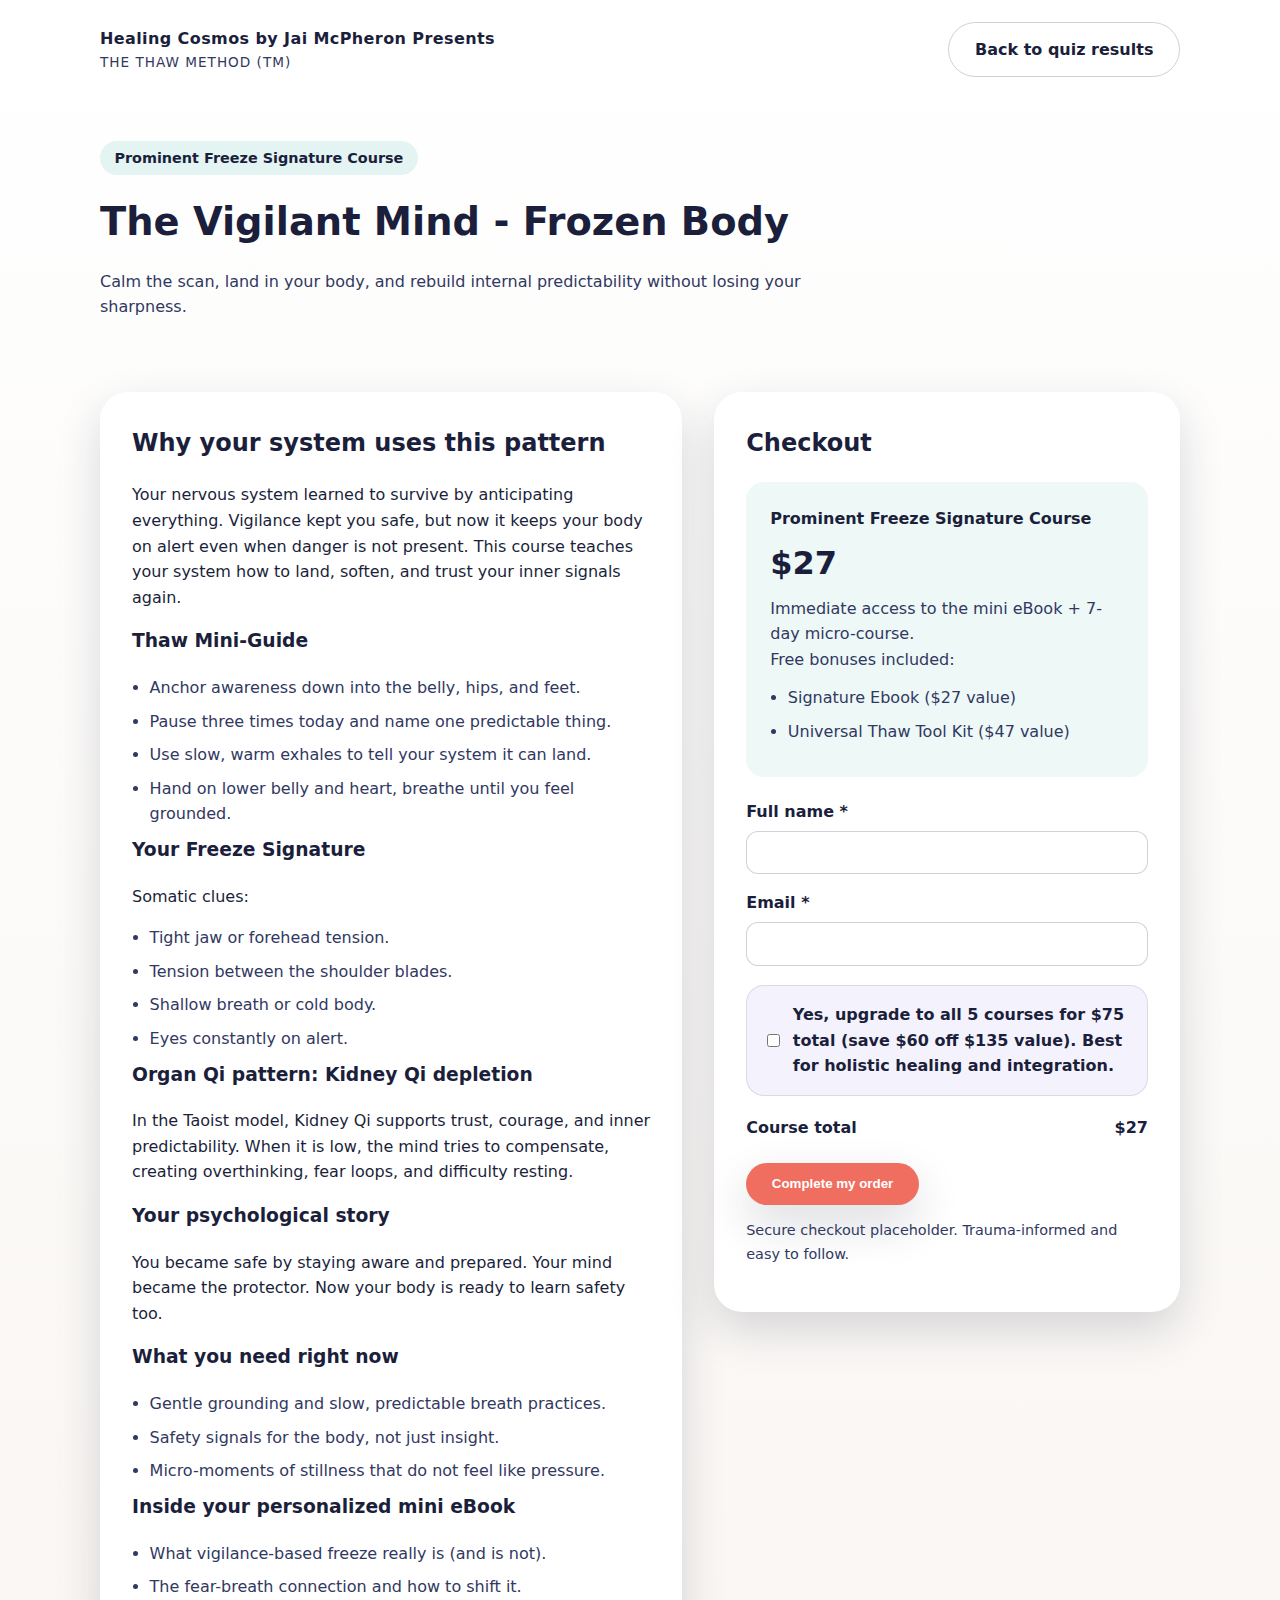
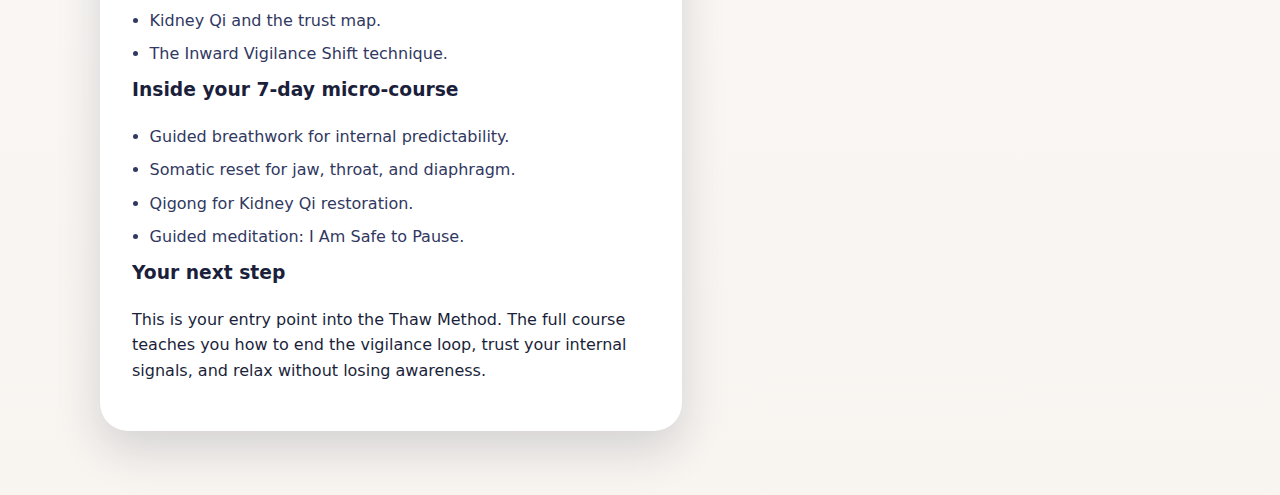
<file: checkout-vigilant-mind.html>
<!doctype html>
<html lang="en">
  <head>
    <meta charset="UTF-8" />
    <meta name="viewport" content="width=device-width, initial-scale=1" />
    <title>Vigilant Mind - Frozen Body Course | The Thaw Method</title>
    <meta
      name="description"
      content="Enroll in the Vigilant Mind - Frozen Body course and begin thawing vigilance with a calm, trauma-informed pathway."
    />
    <style>
      :root {
        --ink: #1b1f3b;
        --ink-soft: #313861;
        --mist: #f4f1ed;
        --sand: #f2dcc7;
        --coral: #f06e5f;
        --teal: #69c6c0;
        --lavender: #c7c2f3;
        --sun: #ffd48f;
        --white: #ffffff;
        --shadow: 0 18px 45px rgba(27, 31, 59, 0.16);
        --radius-lg: 28px;
        --radius-md: 18px;
        --radius-sm: 12px;
      }

      * {
        box-sizing: border-box;
      }

      body {
        margin: 0;
        font-family: "Inter", "Segoe UI", system-ui, -apple-system, sans-serif;
        color: var(--ink);
        background: linear-gradient(180deg, #fff 0%, #f8f4f0 100%);
        line-height: 1.6;
      }

      a {
        color: inherit;
        text-decoration: none;
      }

      .container {
        width: min(1080px, 92vw);
        margin: 0 auto;
      }

      .nav {
        padding: 1.4rem 0;
      }

      .nav-inner {
        display: flex;
        align-items: center;
        justify-content: space-between;
        gap: 1rem;
      }

      .brand {
        font-weight: 700;
        letter-spacing: 0.4px;
      }

      .brand span {
        display: block;
        font-weight: 500;
        font-size: 0.85rem;
        color: var(--ink-soft);
        letter-spacing: 1px;
        text-transform: uppercase;
      }

      .pill {
        display: inline-flex;
        align-items: center;
        gap: 0.5rem;
        background: rgba(105, 198, 192, 0.18);
        color: var(--ink);
        padding: 0.35rem 0.9rem;
        border-radius: 999px;
        font-size: 0.9rem;
        font-weight: 600;
      }

      .btn {
        display: inline-flex;
        align-items: center;
        justify-content: center;
        padding: 0.85rem 1.6rem;
        border-radius: 999px;
        font-weight: 700;
        background: var(--coral);
        color: var(--white);
        box-shadow: var(--shadow);
        border: none;
        cursor: pointer;
        transition: transform 0.2s ease, box-shadow 0.2s ease;
      }

      .btn:hover {
        transform: translateY(-2px);
        box-shadow: 0 22px 50px rgba(27, 31, 59, 0.2);
      }

      .btn.secondary {
        background: transparent;
        color: var(--ink);
        border: 1px solid rgba(27, 31, 59, 0.2);
        box-shadow: none;
      }

      .hero {
        padding: 2.6rem 0 1.5rem;
      }

      .hero h1 {
        font-size: clamp(2.2rem, 3vw, 3rem);
        margin: 1rem 0 0.8rem;
      }

      .lead {
        max-width: 720px;
        color: var(--ink-soft);
      }

      .section {
        padding: 2rem 0 4rem;
      }

      .offer-grid {
        display: grid;
        grid-template-columns: minmax(320px, 1.25fr) minmax(280px, 1fr);
        gap: 2rem;
        align-items: start;
      }

      .card {
        background: var(--white);
        border-radius: var(--radius-lg);
        padding: 2rem;
        box-shadow: var(--shadow);
      }

      .card h2,
      .card h3 {
        margin-top: 0;
      }

      .list {
        margin: 0.8rem 0 0;
        padding-left: 1.1rem;
        color: var(--ink-soft);
      }

      .list li {
        margin-bottom: 0.5rem;
      }

      .price-box {
        border-radius: var(--radius-md);
        background: rgba(105, 198, 192, 0.12);
        padding: 1.5rem;
        margin-bottom: 1.4rem;
      }

      .price-label {
        font-weight: 600;
        margin: 0 0 0.4rem;
      }

      .price {
        font-size: 2rem;
        font-weight: 700;
        margin: 0 0 0.4rem;
      }

      .price-sub {
        margin: 0;
        color: var(--ink-soft);
      }

      .form-grid {
        display: grid;
        gap: 1rem;
      }

      .form-field label {
        display: block;
        font-weight: 600;
        margin-bottom: 0.4rem;
      }

      .form-field input {
        width: 100%;
        padding: 0.7rem 0.85rem;
        border-radius: var(--radius-sm);
        border: 1px solid rgba(27, 31, 59, 0.2);
        font-size: 1rem;
        font-family: inherit;
      }

      .order-bump {
        border: 1px solid rgba(27, 31, 59, 0.12);
        border-radius: var(--radius-md);
        padding: 1rem;
        background: rgba(199, 194, 243, 0.2);
        margin: 1.2rem 0;
      }

      .order-bump label {
        display: flex;
        gap: 0.6rem;
        font-weight: 600;
        color: var(--ink);
      }

      .total-line {
        display: flex;
        justify-content: space-between;
        font-weight: 700;
        margin: 1rem 0 1.4rem;
      }

      .form-helper {
        color: var(--ink-soft);
        font-size: 0.9rem;
      }

      @media (max-width: 860px) {
        .offer-grid {
          grid-template-columns: 1fr;
        }

        .nav-inner {
          flex-direction: column;
          align-items: flex-start;
        }
      }
    </style>
  </head>
  <body>
    <header class="nav">
      <div class="container nav-inner">
        <div class="brand">
          Healing Cosmos by Jai McPheron Presents
          <span>The Thaw Method (TM)</span>
        </div>
        <a class="btn secondary" href="quiz.html?results=1">Back to quiz results</a>
      </div>
    </header>

    <main>
      <section class="hero">
        <div class="container">
          <span class="pill">Prominent Freeze Signature Course</span>
          <h1>The Vigilant Mind - Frozen Body</h1>
          <p class="lead">
            Calm the scan, land in your body, and rebuild internal predictability without losing your sharpness.
          </p>
        </div>
      </section>

      <section class="section">
        <div class="container offer-grid">
          <div class="card">
            <h2>Why your system uses this pattern</h2>
            <p>
              Your nervous system learned to survive by anticipating everything. Vigilance kept you safe, but now it
              keeps your body on alert even when danger is not present. This course teaches your system how to land,
              soften, and trust your inner signals again.
            </p>

            <h3>Thaw Mini-Guide</h3>
            <ul class="list">
              <li>Anchor awareness down into the belly, hips, and feet.</li>
              <li>Pause three times today and name one predictable thing.</li>
              <li>Use slow, warm exhales to tell your system it can land.</li>
              <li>Hand on lower belly and heart, breathe until you feel grounded.</li>
            </ul>

            <h3>Your Freeze Signature</h3>
            <p>Somatic clues:</p>
            <ul class="list">
              <li>Tight jaw or forehead tension.</li>
              <li>Tension between the shoulder blades.</li>
              <li>Shallow breath or cold body.</li>
              <li>Eyes constantly on alert.</li>
            </ul>

            <h3>Organ Qi pattern: Kidney Qi depletion</h3>
            <p>
              In the Taoist model, Kidney Qi supports trust, courage, and inner predictability. When it is low, the
              mind tries to compensate, creating overthinking, fear loops, and difficulty resting.
            </p>

            <h3>Your psychological story</h3>
            <p>
              You became safe by staying aware and prepared. Your mind became the protector. Now your body is ready to
              learn safety too.
            </p>

            <h3>What you need right now</h3>
            <ul class="list">
              <li>Gentle grounding and slow, predictable breath practices.</li>
              <li>Safety signals for the body, not just insight.</li>
              <li>Micro-moments of stillness that do not feel like pressure.</li>
            </ul>

            <h3>Inside your personalized mini eBook</h3>
            <ul class="list">
              <li>What vigilance-based freeze really is (and is not).</li>
              <li>The fear-breath connection and how to shift it.</li>
              <li>Kidney Qi and the trust map.</li>
              <li>The Inward Vigilance Shift technique.</li>
            </ul>

            <h3>Inside your 7-day micro-course</h3>
            <ul class="list">
              <li>Guided breathwork for internal predictability.</li>
              <li>Somatic reset for jaw, throat, and diaphragm.</li>
              <li>Qigong for Kidney Qi restoration.</li>
              <li>Guided meditation: I Am Safe to Pause.</li>
            </ul>

            <h3>Your next step</h3>
            <p>
              This is your entry point into the Thaw Method. The full course teaches you how to end the vigilance loop,
              trust your internal signals, and relax without losing awareness.
            </p>
          </div>

          <aside class="card">
            <h2>Checkout</h2>
            <div class="price-box">
              <p class="price-label">Prominent Freeze Signature Course</p>
              <p class="price">$27</p>
              <p class="price-sub">Immediate access to the mini eBook + 7-day micro-course.</p>
              <p class="price-sub">Free bonuses included:</p>
              <ul class="list">
                <li>Signature Ebook ($27 value)</li>
                <li>Universal Thaw Tool Kit ($47 value)</li>
              </ul>
            </div>

            <div class="form-grid">
              <div class="form-field">
                <label for="checkout-name">Full name *</label>
                <input id="checkout-name" name="name" type="text" required autocomplete="name" />
              </div>
              <div class="form-field">
                <label for="checkout-email">Email *</label>
                <input id="checkout-email" name="email" type="email" required autocomplete="email" />
              </div>
            </div>

            <div class="order-bump">
              <label for="bundle-bump">
                <input id="bundle-bump" type="checkbox" />
                Yes, upgrade to all 5 courses for $75 total (save $60 off $135 value). Best for holistic healing and
                integration.
              </label>
            </div>

            <div class="total-line">
              <span id="total-label">Course total</span>
              <span id="order-total">$27</span>
            </div>

            <button class="btn" type="button">Complete my order</button>
            <p class="form-helper">Secure checkout placeholder. Trauma-informed and easy to follow.</p>
          </aside>
        </div>
      </section>
    </main>

    <script>
      const bump = document.getElementById("bundle-bump");
      const total = document.getElementById("order-total");
      const totalLabel = document.getElementById("total-label");
      const basePrice = 27;
      const bundlePrice = 75;

      const updateTotal = () => {
        const price = bump.checked ? bundlePrice : basePrice;
        total.textContent = `$${price}`;
        totalLabel.textContent = bump.checked ? "Bundle total" : "Course total";
      };

      bump.addEventListener("change", updateTotal);
      updateTotal();
    </script>
  </body>
</html>
</file>
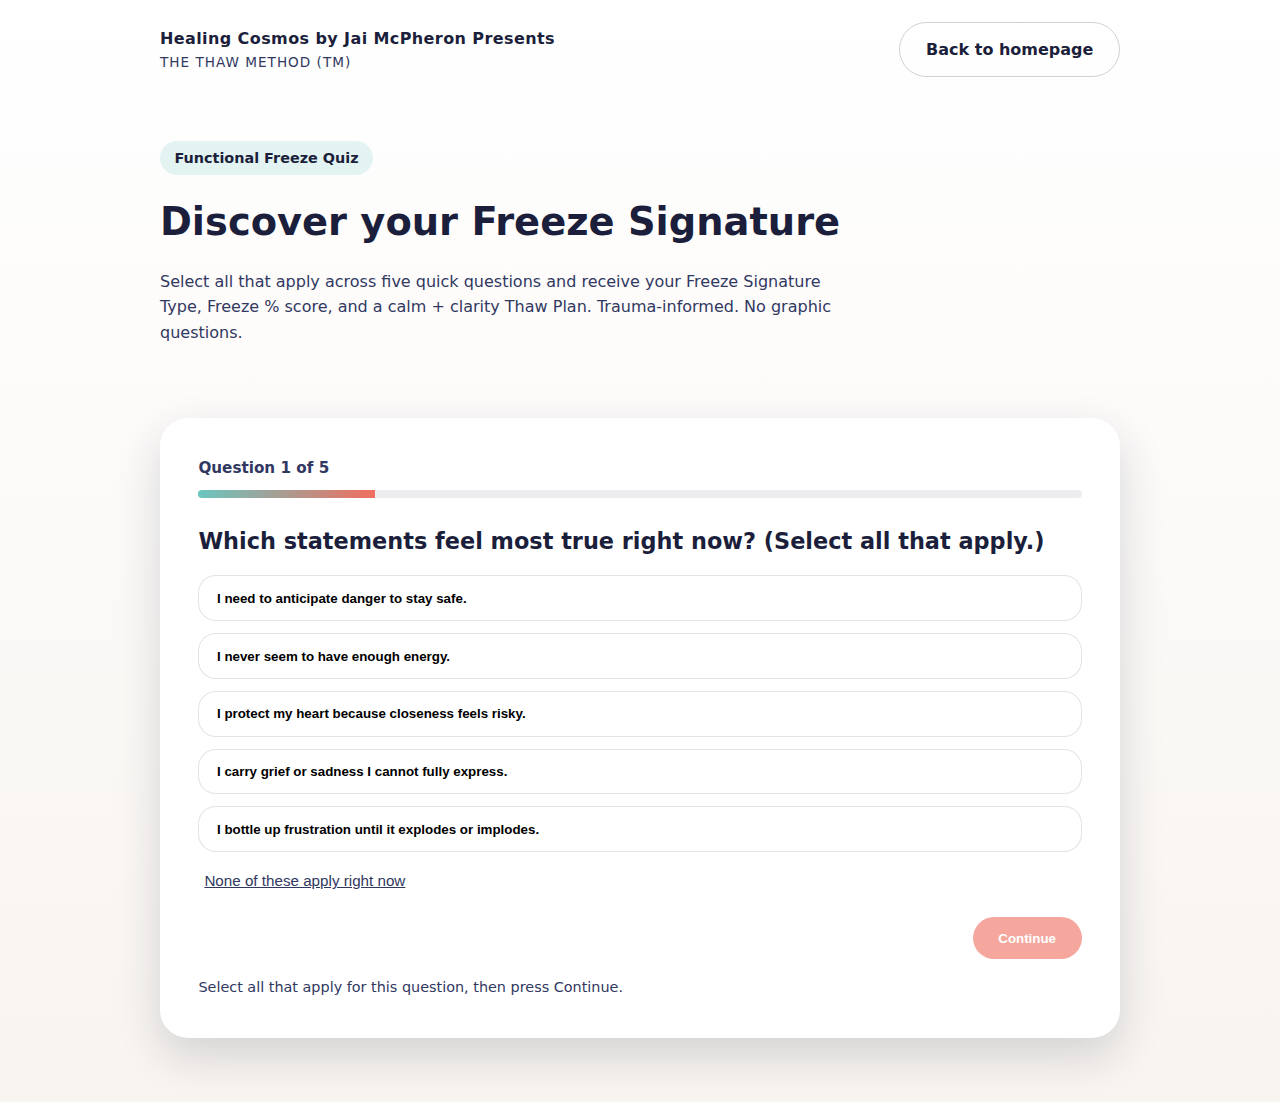
<file: quiz.html>
<!doctype html>
<html lang="en">
  <head>
    <meta charset="UTF-8" />
    <meta name="viewport" content="width=device-width, initial-scale=1" />
    <title>Functional Freeze Quiz | The Thaw Method</title>
    <meta
      name="description"
      content="Take the Functional Freeze Quiz and receive your Freeze Signature results with a calm + clarity Thaw Plan."
    />
    <style>
      :root {
        --ink: #1b1f3b;
        --ink-soft: #313861;
        --mist: #f4f1ed;
        --sand: #f2dcc7;
        --coral: #f06e5f;
        --teal: #69c6c0;
        --lavender: #c7c2f3;
        --sun: #ffd48f;
        --white: #ffffff;
        --shadow: 0 18px 45px rgba(27, 31, 59, 0.16);
        --radius-lg: 28px;
        --radius-md: 18px;
        --radius-sm: 12px;
      }

      * {
        box-sizing: border-box;
      }

      body {
        margin: 0;
        font-family: "Inter", "Segoe UI", system-ui, -apple-system, sans-serif;
        color: var(--ink);
        background: linear-gradient(180deg, #fff 0%, #f8f4f0 100%);
        line-height: 1.6;
      }

      a {
        color: inherit;
        text-decoration: none;
      }

      .container {
        width: min(960px, 92vw);
        margin: 0 auto;
      }

      .nav {
        padding: 1.4rem 0;
      }

      .nav-inner {
        display: flex;
        align-items: center;
        justify-content: space-between;
        gap: 1rem;
      }

      .brand {
        font-weight: 700;
        letter-spacing: 0.4px;
      }

      .brand span {
        display: block;
        font-weight: 500;
        font-size: 0.85rem;
        color: var(--ink-soft);
        letter-spacing: 1px;
        text-transform: uppercase;
      }

      .pill {
        display: inline-flex;
        align-items: center;
        gap: 0.5rem;
        background: rgba(105, 198, 192, 0.18);
        color: var(--ink);
        padding: 0.35rem 0.9rem;
        border-radius: 999px;
        font-size: 0.9rem;
        font-weight: 600;
      }

      .btn {
        display: inline-flex;
        align-items: center;
        justify-content: center;
        padding: 0.85rem 1.6rem;
        border-radius: 999px;
        font-weight: 700;
        background: var(--coral);
        color: var(--white);
        box-shadow: var(--shadow);
        border: none;
        cursor: pointer;
        transition: transform 0.2s ease, box-shadow 0.2s ease;
      }

      .btn:hover {
        transform: translateY(-2px);
        box-shadow: 0 22px 50px rgba(27, 31, 59, 0.2);
      }

      .btn:disabled,
      .btn[disabled] {
        opacity: 0.6;
        cursor: not-allowed;
        transform: none;
        box-shadow: none;
      }

      .btn.secondary {
        background: transparent;
        color: var(--ink);
        border: 1px solid rgba(27, 31, 59, 0.2);
        box-shadow: none;
      }

      .hero {
        padding: 2.6rem 0 1.5rem;
      }

      .hero h1 {
        font-size: clamp(2.2rem, 3vw, 3rem);
        margin: 1rem 0 0.8rem;
      }

      .lead {
        max-width: 680px;
        color: var(--ink-soft);
      }

      .list {
        margin: 0.8rem 0 0;
        padding-left: 1.1rem;
        color: var(--ink-soft);
      }

      .list li {
        margin-bottom: 0.5rem;
      }

      .section {
        padding: 2rem 0 4rem;
      }

      .quiz-card {
        background: var(--white);
        border-radius: var(--radius-lg);
        padding: 2.4rem;
        box-shadow: var(--shadow);
      }

      .quiz-progress {
        display: flex;
        flex-direction: column;
        gap: 0.6rem;
        margin-bottom: 1.6rem;
      }

      .quiz-step {
        font-size: 0.95rem;
        font-weight: 600;
        color: var(--ink-soft);
      }

      .quiz-bar {
        height: 8px;
        background: rgba(27, 31, 59, 0.08);
        border-radius: 999px;
        overflow: hidden;
      }

      .quiz-bar-fill {
        height: 100%;
        width: 20%;
        background: linear-gradient(90deg, var(--teal), var(--coral));
        transition: width 0.3s ease;
      }

      .quiz-question {
        margin: 0 0 1rem;
        font-size: 1.4rem;
      }

      .quiz-options {
        display: grid;
        gap: 0.75rem;
        margin-bottom: 1rem;
      }

      .quiz-option {
        border: 1px solid rgba(27, 31, 59, 0.12);
        border-radius: var(--radius-md);
        padding: 0.9rem 1.1rem;
        background: var(--white);
        text-align: left;
        cursor: pointer;
        font-weight: 600;
        transition: transform 0.2s ease, box-shadow 0.2s ease, border-color 0.2s ease;
      }

      .quiz-option:hover {
        border-color: var(--teal);
        box-shadow: 0 8px 20px rgba(27, 31, 59, 0.1);
        transform: translateY(-1px);
      }

      .quiz-option.selected {
        border-color: var(--coral);
        background: rgba(240, 110, 95, 0.08);
      }

      .quiz-skip {
        background: none;
        border: none;
        color: var(--ink-soft);
        text-decoration: underline;
        cursor: pointer;
        font-size: 0.95rem;
      }

      .quiz-nav {
        display: flex;
        align-items: center;
        justify-content: space-between;
        margin-top: 1.4rem;
        gap: 1rem;
        flex-wrap: wrap;
      }

      #quiz-helper {
        flex-basis: 100%;
        margin: 0;
      }

      .quiz-form {
        display: grid;
        gap: 1.2rem;
      }

      .form-grid {
        display: grid;
        grid-template-columns: repeat(auto-fit, minmax(220px, 1fr));
        gap: 1rem;
      }

      .form-field label {
        display: block;
        font-weight: 600;
        margin-bottom: 0.4rem;
      }

      .form-field input {
        width: 100%;
        padding: 0.7rem 0.85rem;
        border-radius: var(--radius-sm);
        border: 1px solid rgba(27, 31, 59, 0.2);
        font-size: 1rem;
        font-family: inherit;
      }

      .form-helper {
        color: var(--ink-soft);
        font-size: 0.9rem;
        margin: 0;
      }

      .quiz-results {
        position: relative;
        display: grid;
        gap: 1rem;
      }

      .result-primary {
        position: relative;
        background: linear-gradient(135deg, rgba(105, 198, 192, 0.2), rgba(240, 110, 95, 0.08));
        border-radius: var(--radius-md);
        padding: 1.4rem;
        border: 1px solid rgba(27, 31, 59, 0.08);
      }

      .result-primary::after {
        content: "";
        position: absolute;
        inset: 0;
        border-radius: inherit;
        background:
          radial-gradient(circle at 15% 10%, rgba(255, 212, 143, 0.45), transparent 60%),
          radial-gradient(circle at 80% 20%, rgba(105, 198, 192, 0.35), transparent 55%);
        opacity: 0;
        pointer-events: none;
      }

      .result-badge {
        display: inline-block;
        background: rgba(27, 31, 59, 0.12);
        color: var(--ink);
        padding: 0.25rem 0.7rem;
        border-radius: 999px;
        font-size: 0.8rem;
        font-weight: 600;
        margin-bottom: 0.6rem;
      }

      .result-grid {
        display: grid;
        grid-template-columns: repeat(auto-fit, minmax(220px, 1fr));
        gap: 1rem;
      }

      .result-card {
        border: 1px solid rgba(27, 31, 59, 0.12);
        border-radius: var(--radius-md);
        padding: 1.2rem;
        background: var(--white);
      }

      .result-card.primary {
        border-color: rgba(240, 110, 95, 0.35);
        box-shadow: 0 10px 24px rgba(240, 110, 95, 0.15);
      }

      .result-percent {
        font-size: 1.6rem;
        font-weight: 700;
        margin-bottom: 0.4rem;
      }

      .result-cta {
        margin-top: 1.6rem;
        border-top: 1px solid rgba(27, 31, 59, 0.1);
        padding-top: 1.6rem;
        display: grid;
        gap: 1rem;
      }

      .result-columns {
        display: grid;
        grid-template-columns: repeat(auto-fit, minmax(220px, 1fr));
        gap: 1rem;
      }

      .price-note {
        font-weight: 600;
        color: var(--ink);
      }

      .sparkle {
        position: absolute;
        top: -10px;
        right: 18px;
        display: flex;
        gap: 6px;
        pointer-events: none;
      }

      .sparkle span {
        width: 10px;
        height: 10px;
        border-radius: 50%;
        background: var(--sun);
        box-shadow: 0 0 14px rgba(255, 212, 143, 0.85);
        opacity: 0;
        transform: translateY(8px) scale(0.6);
        --x1: 0px;
        --y1: -12px;
        --x2: 0px;
        --y2: -26px;
      }

      .quiz-results.celebrate .sparkle span {
        animation: sparkle 1.2s ease-out forwards;
      }

      .quiz-results.celebrate .result-primary {
        animation: resultPop 0.7s ease-out;
      }

      .quiz-results.celebrate .result-primary::after {
        animation: glowPulse 1.2s ease-out forwards;
      }

      .quiz-results.celebrate .sparkle span:nth-child(2) {
        animation-delay: 0.1s;
        background: var(--teal);
        box-shadow: 0 0 14px rgba(105, 198, 192, 0.7);
        --x1: 10px;
        --y1: -18px;
        --x2: 18px;
        --y2: -32px;
      }

      .quiz-results.celebrate .sparkle span:nth-child(3) {
        animation-delay: 0.2s;
        --x1: -12px;
        --y1: -20px;
        --x2: -20px;
        --y2: -34px;
      }

      .quiz-results.celebrate .sparkle span:nth-child(4) {
        animation-delay: 0.3s;
        background: var(--lavender);
        box-shadow: 0 0 14px rgba(199, 194, 243, 0.7);
        --x1: 6px;
        --y1: -10px;
        --x2: 14px;
        --y2: -26px;
      }

      .quiz-results.celebrate .sparkle span:nth-child(5) {
        animation-delay: 0.4s;
        --x1: -6px;
        --y1: -8px;
        --x2: -12px;
        --y2: -22px;
      }

      .quiz-results.celebrate .sparkle span:nth-child(6) {
        animation-delay: 0.5s;
        background: var(--teal);
        box-shadow: 0 0 14px rgba(105, 198, 192, 0.7);
        --x1: 16px;
        --y1: -12px;
        --x2: 26px;
        --y2: -30px;
      }

      .quiz-results.celebrate .sparkle span:nth-child(7) {
        animation-delay: 0.6s;
        --x1: -18px;
        --y1: -14px;
        --x2: -26px;
        --y2: -30px;
      }

      .quiz-results.celebrate .sparkle span:nth-child(8) {
        animation-delay: 0.7s;
        background: var(--lavender);
        box-shadow: 0 0 14px rgba(199, 194, 243, 0.7);
        --x1: 4px;
        --y1: -22px;
        --x2: 12px;
        --y2: -38px;
      }

      .quiz-results.celebrate .sparkle span:nth-child(9) {
        animation-delay: 0.8s;
        --x1: -4px;
        --y1: -18px;
        --x2: -10px;
        --y2: -34px;
      }

      .quiz-results.celebrate .sparkle span:nth-child(10) {
        animation-delay: 0.9s;
        background: var(--teal);
        box-shadow: 0 0 14px rgba(105, 198, 192, 0.7);
        --x1: 12px;
        --y1: -26px;
        --x2: 20px;
        --y2: -42px;
      }

      @keyframes sparkle {
        0% {
          opacity: 0;
          transform: translate(0px, 10px) scale(0.6);
        }
        50% {
          opacity: 1;
          transform: translate(var(--x1), var(--y1)) scale(1.25);
        }
        100% {
          opacity: 0;
          transform: translate(var(--x2), var(--y2)) scale(0.4);
        }
      }

      @keyframes glowPulse {
        0% {
          opacity: 0;
          transform: scale(0.98);
        }
        40% {
          opacity: 1;
        }
        100% {
          opacity: 0;
          transform: scale(1.03);
        }
      }

      @keyframes resultPop {
        0% {
          transform: scale(0.96);
        }
        60% {
          transform: scale(1.03);
        }
        100% {
          transform: scale(1);
        }
      }

      .hidden {
        display: none;
      }

      @media (max-width: 720px) {
        .nav-inner {
          flex-direction: column;
          align-items: flex-start;
        }
      }
    </style>
  </head>
  <body>
    <header class="nav">
      <div class="container nav-inner">
        <div class="brand">
          Healing Cosmos by Jai McPheron Presents
          <span>The Thaw Method (TM)</span>
        </div>
        <a class="btn secondary" href="index.html">Back to homepage</a>
      </div>
    </header>

    <main>
      <section class="hero">
        <div class="container">
          <span class="pill">Functional Freeze Quiz</span>
          <h1>Discover your Freeze Signature</h1>
          <p class="lead">
            Select all that apply across five quick questions and receive your Freeze Signature Type, Freeze % score,
            and a calm + clarity Thaw Plan. Trauma-informed. No graphic questions.
          </p>
        </div>
      </section>

      <section class="section">
        <div class="container">
          <div class="quiz-card" id="quiz-app">
            <div class="quiz-progress" id="quiz-progress">
              <div class="quiz-step" id="quiz-step">Question 1 of 5</div>
              <div class="quiz-bar">
                <div class="quiz-bar-fill" id="quiz-bar-fill"></div>
              </div>
            </div>
            <div class="quiz-body" id="quiz-body">
              <h3 class="quiz-question" id="quiz-question"></h3>
              <div class="quiz-options" id="quiz-options"></div>
              <button class="quiz-skip" id="quiz-skip" type="button">None of these apply right now</button>
              <div class="quiz-nav">
                <button class="btn secondary" id="quiz-back" type="button">Back</button>
                <button class="btn" id="quiz-next" type="button">Continue</button>
                <p class="form-helper" id="quiz-helper">Select all that apply for this question, then press Continue.</p>
              </div>
            </div>
            <form class="quiz-form hidden" id="quiz-form">
              <h3>Where should we send your results?</h3>
              <div class="form-grid">
                <div class="form-field">
                  <label for="quiz-name">Full name *</label>
                  <input id="quiz-name" name="name" type="text" required autocomplete="name" />
                </div>
                <div class="form-field">
                  <label for="quiz-email">Email *</label>
                  <input id="quiz-email" name="email" type="email" required autocomplete="email" />
                </div>
                <div class="form-field">
                  <label for="quiz-phone">Phone (optional)</label>
                  <input id="quiz-phone" name="phone" type="tel" autocomplete="tel" />
                </div>
              </div>
              <p class="form-helper">
                We only use your info to deliver your results and support your next steps.
              </p>
              <div class="quiz-nav">
                <button class="btn secondary" id="quiz-form-back" type="button">Back</button>
                <button class="btn" type="submit">See my results</button>
              </div>
            </form>
            <div class="quiz-results hidden" id="quiz-results">
              <h3>Your Freeze Signature Results</h3>
              <p class="lead">Thank you for taking the time to complete this quiz.</p>
              <p class="form-helper" id="result-summary"></p>
              <div class="result-primary" id="result-primary">
                <div class="result-badge">Top Freeze Signature (based on your selections)</div>
                <h3 id="primary-name"></h3>
                <p id="primary-desc"></p>
                <div class="sparkle" aria-hidden="true">
                  <span></span>
                  <span></span>
                  <span></span>
                  <span></span>
                  <span></span>
                  <span></span>
                  <span></span>
                  <span></span>
                  <span></span>
                  <span></span>
                </div>
              </div>
              <div class="result-grid" id="result-grid"></div>
              <div class="result-cta" id="result-cta">
                <h3 id="offer-title"></h3>
                <p id="offer-copy"></p>
                <div class="result-columns">
                  <div>
                    <h4>What you need right now (start here today)</h4>
                    <ul class="list" id="offer-advice"></ul>
                  </div>
                  <div>
                    <h4>What the course unlocks</h4>
                    <ul class="list" id="offer-benefits"></ul>
                  </div>
                </div>
                <p class="lead" id="offer-close"></p>
                <div class="quiz-nav">
                  <a class="btn" id="offer-cta" href="checkout-vigilant-mind.html">Unlock my Thaw Plan</a>
                  <p class="form-helper">Your next step is ready whenever you are.</p>
                </div>
              </div>
            </div>
          </div>
        </div>
      </section>
    </main>

    <script>
      const quizCategories = [
        {
          name: "Vigilant Mind - Frozen Body",
          description:
            "Your system stays alert to keep you safe. Early thaw often looks like grounding, slower pace, and feeling support in your body.",
        },
        {
          name: "Collapsed Core",
          description:
            "Your energy dips to conserve. Early thaw looks like gentle structure, nourishment, and confidence returning.",
        },
        {
          name: "Guarded Heart",
          description:
            "Closeness feels risky, so your heart stays protected. Thaw happens with safety, pacing, and permission to feel.",
        },
        {
          name: "Grief-Bound Protector",
          description:
            "Grief is held in the chest and shoulders. Thaw comes through breath, softening, and emotional release.",
        },
        {
          name: "Quietly Agitated Warrior",
          description:
            "Frustration turns inward and feels restless. Thaw comes through safe movement, expression, and flow.",
        },
      ];

      const courseOffers = [
        {
          title: "Your next step: The Vigilant Mind - Frozen Body Course",
          copy:
            "These steps give a moment of relief. The course is the full protocol to shut down the scan loop, restore deep rest, and make calm your default without dulling your edge.",
          advice: [
            "Drop awareness into belly, hips, and feet to soften the scan now.",
            "Name one predictable thing three times to anchor safety today.",
            "Use slow, warm exhales to tell your body it can land.",
            "Hand on lower belly and heart to settle the signal.",
            "Use micro-resets when your mind races.",
            "Let your body lead before your mind tries to fix it.",
          ],
          benefits: [
            "End the vigilance loop without losing awareness.",
            "Sleep deeper and decide with less effort.",
            "Feel safe in your body, not just in your head.",
            "Build predictable calm you can rely on.",
          ],
          checkout: "checkout-vigilant-mind.html",
          ctaLabel: "End the Vigilance Loop Now",
          close:
            "If you stay in scan mode, your system keeps paying. Lock in the course now and start retraining your nervous system today.",
        },
        {
          title: "Your next step: The Collapsed Core Course",
          copy:
            "These small shifts can lift you today. The course gives you a gentle structure that keeps energy, confidence, and follow-through from slipping away.",
          advice: [
            "Stand or sit 2% taller to signal safety and strength now.",
            "Let the belly soften so your center can wake up.",
            "Visualize a glow one inch beyond your skin to reclaim space.",
            "Imagine ribs widening like small wings to re-open breath.",
            "Choose one tiny action you can complete today.",
            "Build momentum with consistency, not force.",
          ],
          benefits: [
            "Restore steady energy and motivation.",
            "Rebuild confidence in your core and choices.",
            "Stop collapsing under responsibility.",
            "Create momentum that lasts.",
          ],
          checkout: "checkout-collapsed-core.html",
          ctaLabel: "Rebuild My Energy and Confidence",
          close:
            "Without a structure, collapse keeps repeating. Start the course and rebuild your center one gentle day at a time.",
        },
        {
          title: "Your next step: The Guarded Heart Course",
          copy:
            "These steps soften the edges. The course gives you a safe path to open without overwhelm and finally receive without bracing.",
          advice: [
            "Hand on heart, hand on belly, breathe gently to invite safety now.",
            "Name the faintest emotion so the heart can thaw 1% at a time.",
            "Warmth before intensity, wrap a blanket around your shoulders.",
            "Picture a soft light warming the edges of numbness.",
            "Let one moment of care in without explaining it away.",
            "Choose connection in small, safe doses.",
          ],
          benefits: [
            "Open your heart without losing boundaries.",
            "Receive care without bracing or shrinking.",
            "Release chest armor and soften emotional vigilance.",
            "Build real relational safety from the inside out.",
          ],
          checkout: "checkout-guarded-heart.html",
          ctaLabel: "Open My Heart Without Overwhelm",
          close:
            "If you stay guarded, connection stays out of reach. The course is your safe path back to intimacy without overwhelm.",
        },
        {
          title: "Your next step: The Grief-Bound Protector Course",
          copy:
            "These steps open a crack in the shield today. The course turns that crack into consistent breath, lighter shoulders, and emotions that move without flooding.",
          advice: [
            "Drop the shoulders on the exhale to feel the first softening.",
            "Name one small strand of sadness to let it move instead of stick.",
            "Breathe into the back of the heart to reclaim space for breath.",
            "Visualize a soft white mist clearing heaviness.",
            "Soften the chest instead of forcing a deep breath.",
            "Let grief move in small, safe waves.",
          ],
          benefits: [
            "Release grief safely without flooding.",
            "Breathe deeper and feel lighter in your chest.",
            "Soften shoulder tension and upper-back armor.",
            "Restore openness without losing stability.",
          ],
          checkout: "checkout-grief-bound-protector.html",
          ctaLabel: "Release My Grief Shield",
          close:
            "If you keep holding it together, the heaviness stays. The course gives you a safe path to release and breathe again.",
        },
        {
          title: "Your next step: The Quietly Agitated Warrior Course",
          copy:
            "These steps vent pressure fast. The course turns that pressure into clear power, clean movement, and boundaries that hold.",
          advice: [
            "Soften the right ribs and exhale into the flanks.",
            "Acknowledge anger safely so it stops living in your body.",
            "Unclench jaw, shoulders, and eyes on the exhale.",
            "Practice one micro-boundary so your power feels safe.",
            "Give your pressure a safe outlet today.",
            "Move the energy before it turns inward.",
          ],
          benefits: [
            "Release pressure without burnout or blowups.",
            "Restore clean boundaries and direction.",
            "Unclench the ribs and diaphragm for real relief.",
            "Turn anger into clarity and grounded power.",
          ],
          checkout: "checkout-quietly-agitated-warrior.html",
          ctaLabel: "Turn Pressure Into Clear Power",
          close:
            "If pressure keeps building, it spills. Start the course and channel that fire into power you can trust.",
        },
      ];

      const quizQuestions = [
        {
          prompt: "Which statements feel most true right now? (Select all that apply.)",
          options: [
            "I need to anticipate danger to stay safe.",
            "I never seem to have enough energy.",
            "I protect my heart because closeness feels risky.",
            "I carry grief or sadness I cannot fully express.",
            "I bottle up frustration until it explodes or implodes.",
          ],
          skipLabel: "None of these apply right now",
        },
        {
          prompt: "What tends to happen in your relationships? (Select all that apply.)",
          options: [
            "I get stuck in my head and worry about what people think.",
            "I shut down and lack the energy to stay engaged.",
            "I keep emotional walls up to avoid disappointment.",
            "I feel unseen or weighed down.",
            "I feel resentment or irritation but do not express it.",
          ],
          skipLabel: "None of these apply right now",
        },
        {
          prompt: "When you try to relax, what gets in the way? (Select all that apply.)",
          options: [
            "My mind will not slow down.",
            "Relaxation feels like collapsing even more.",
            "I cannot let my guard down.",
            "Sadness surfaces immediately.",
            "I feel restless or agitated inside.",
          ],
          skipLabel: "I can relax when I decide to / None of the above",
        },
        {
          prompt: "Which childhood patterns feel familiar? (Select all that apply.)",
          options: [
            "Hyper-alert, careful, managing danger.",
            "Not seen, not supported, had to shrink.",
            "Had to be emotionally mature or controlled.",
            "Experienced loss or emotional distance.",
            "Learned not to express anger.",
          ],
          skipLabel: "I do not recall any of these prominently",
        },
        {
          prompt: "What kind of help feels most supportive right now? (Select all that apply.)",
          options: [
            "Tools to calm my mind and feel safe in my body.",
            "Gentle energy-building and confidence restoration.",
            "Practices for opening my heart safely.",
            "Support for releasing grief and softening tension.",
            "Techniques for releasing internal pressure.",
          ],
          skipLabel: "I am not really feeling any of these right now",
        },
      ];

      const quizElements = {
        app: document.getElementById("quiz-app"),
        progress: document.getElementById("quiz-progress"),
        step: document.getElementById("quiz-step"),
        barFill: document.getElementById("quiz-bar-fill"),
        body: document.getElementById("quiz-body"),
        question: document.getElementById("quiz-question"),
        options: document.getElementById("quiz-options"),
        skip: document.getElementById("quiz-skip"),
        back: document.getElementById("quiz-back"),
        next: document.getElementById("quiz-next"),
        form: document.getElementById("quiz-form"),
        formBack: document.getElementById("quiz-form-back"),
        results: document.getElementById("quiz-results"),
        primaryName: document.getElementById("primary-name"),
        primaryDesc: document.getElementById("primary-desc"),
        resultSummary: document.getElementById("result-summary"),
        resultGrid: document.getElementById("result-grid"),
        offerTitle: document.getElementById("offer-title"),
        offerCopy: document.getElementById("offer-copy"),
        offerAdvice: document.getElementById("offer-advice"),
        offerBenefits: document.getElementById("offer-benefits"),
        offerClose: document.getElementById("offer-close"),
        offerCta: document.getElementById("offer-cta"),
      };

      if (quizElements.app) {
        const RESULTS_KEY = "thawQuizResults";
        let currentIndex = 0;
        const responses = Array.from({ length: quizQuestions.length }, () => []);

        const loadSavedResults = () => {
          try {
            const raw = localStorage.getItem(RESULTS_KEY);
            if (!raw) {
              return null;
            }
            const data = JSON.parse(raw);
            if (!Array.isArray(data.percents) || typeof data.primaryIndex !== "number") {
              return null;
            }
            const selectionCount =
              typeof data.selectionCount === "number"
                ? data.selectionCount
                : typeof data.answered === "number"
                ? data.answered
                : 0;
            const answeredQuestions =
              typeof data.answeredQuestions === "number"
                ? data.answeredQuestions
                : typeof data.answered === "number"
                ? data.answered
                : 0;
            return { ...data, selectionCount, answeredQuestions };
          } catch (error) {
            return null;
          }
        };

        const saveResults = (data) => {
          try {
            localStorage.setItem(RESULTS_KEY, JSON.stringify(data));
          } catch (error) {
            return;
          }
        };

        const updateProgress = (labelOverride) => {
          if (quizElements.step) {
            quizElements.step.textContent =
              labelOverride || `Question ${currentIndex + 1} of ${quizQuestions.length}`;
          }
          if (quizElements.barFill) {
            const percent = Math.round(((currentIndex + 1) / quizQuestions.length) * 100);
            quizElements.barFill.style.width = `${percent}%`;
          }
        };

        const updateNextState = () => {
          if (!quizElements.next) {
            return;
          }
          const selections = responses[currentIndex];
          quizElements.next.disabled = !Array.isArray(selections) || selections.length === 0;
        };

        const renderQuestion = () => {
          const currentQuestion = quizQuestions[currentIndex];
          quizElements.question.textContent = currentQuestion.prompt;
          quizElements.options.innerHTML = "";

          currentQuestion.options.forEach((option, index) => {
            const button = document.createElement("button");
            button.type = "button";
            button.className = "quiz-option";
            button.textContent = option;
            const selections = responses[currentIndex];
            const isSelected = Array.isArray(selections) && selections.includes(index);
            if (isSelected) {
              button.classList.add("selected");
            }
            button.setAttribute("aria-pressed", isSelected ? "true" : "false");
            button.addEventListener("click", () => {
              const nextSelections = responses[currentIndex];
              if (!Array.isArray(nextSelections)) {
                responses[currentIndex] = [];
              }
              const selectedList = responses[currentIndex];
              const existingIndex = selectedList.indexOf(index);
              if (existingIndex >= 0) {
                selectedList.splice(existingIndex, 1);
                button.classList.remove("selected");
                button.setAttribute("aria-pressed", "false");
              } else {
                selectedList.push(index);
                button.classList.add("selected");
                button.setAttribute("aria-pressed", "true");
              }
              updateNextState();
            });
            quizElements.options.appendChild(button);
          });

          quizElements.skip.textContent = currentQuestion.skipLabel || "None of these apply right now";
          quizElements.back.style.visibility = currentIndex === 0 ? "hidden" : "visible";
          updateProgress();
          updateNextState();
        };

        const goNext = () => {
          if (currentIndex < quizQuestions.length - 1) {
            currentIndex += 1;
            renderQuestion();
          } else {
            showForm();
          }
        };

        const showForm = () => {
          quizElements.body.classList.add("hidden");
          quizElements.form.classList.remove("hidden");
          quizElements.results.classList.add("hidden");
          quizElements.progress.classList.remove("hidden");
          updateProgress("Final step");
          quizElements.barFill.style.width = "100%";
        };

        const showResults = () => {
          quizElements.form.classList.add("hidden");
          quizElements.results.classList.remove("hidden");
          quizElements.progress.classList.add("hidden");
          quizElements.results.classList.remove("celebrate");
          setTimeout(() => {
            quizElements.results.classList.add("celebrate");
          }, 80);
        };

        const calculateResults = () => {
          const totals = quizCategories.map(() => 0);
          let selectionCount = 0;
          let answeredQuestions = 0;
          responses.forEach((value) => {
            if (Array.isArray(value) && value.length > 0) {
              answeredQuestions += 1;
              value.forEach((index) => {
                if (Number.isInteger(index) && totals[index] !== undefined) {
                  totals[index] += 1;
                  selectionCount += 1;
                }
              });
            }
          });
          const percents = totals.map((count) =>
            selectionCount === 0 ? 0 : Math.round((count / selectionCount) * 100)
          );
          let primaryIndex = 0;
          percents.forEach((percent, index) => {
            if (percent > percents[primaryIndex]) {
              primaryIndex = index;
            }
          });
          return { percents, primaryIndex, selectionCount, answeredQuestions };
        };

        const renderResults = (saved) => {
          const data = saved || calculateResults();
          const { percents, primaryIndex } = data;
          const selectionCount =
            typeof data.selectionCount === "number"
              ? data.selectionCount
              : typeof data.answered === "number"
              ? data.answered
              : 0;
          const answeredQuestions =
            typeof data.answeredQuestions === "number"
              ? data.answeredQuestions
              : selectionCount;
          const totalQuestions = quizQuestions.length;
          const primary = quizCategories[primaryIndex];
          quizElements.primaryName.textContent = `${primary.name} (${percents[primaryIndex]}%)`;
          quizElements.primaryDesc.textContent =
            selectionCount === 0
              ? "No dominant pattern selected yet. You can retake the quiz and choose the closest fit."
              : primary.description;
          if (quizElements.resultSummary) {
            quizElements.resultSummary.textContent =
              selectionCount === 0
                ? "No selections were recorded for this quiz yet."
                : `You selected ${selectionCount} signals across ${answeredQuestions} of ${totalQuestions} questions. Percentages reflect your selections.`;
          }

          quizElements.resultGrid.innerHTML = "";
          quizCategories.forEach((category, index) => {
            const card = document.createElement("div");
            card.className = "result-card";
            if (index === primaryIndex && selectionCount > 0) {
              card.classList.add("primary");
            }

            const percent = document.createElement("div");
            percent.className = "result-percent";
            percent.textContent = `${percents[index]}%`;

            const title = document.createElement("h4");
            title.textContent = category.name;

            const desc = document.createElement("p");
            desc.textContent = category.description;

            card.appendChild(percent);
            card.appendChild(title);
            card.appendChild(desc);
            quizElements.resultGrid.appendChild(card);
          });

          if (selectionCount === 0) {
            quizElements.offerTitle.textContent = "Not sure yet?";
            quizElements.offerCopy.textContent =
              "Retake the quiz and choose the closest match so we can guide you to the right course.";
            quizElements.offerAdvice.innerHTML = "";
            quizElements.offerBenefits.innerHTML = "";
            quizElements.offerClose.textContent = "";
            quizElements.offerCta.textContent = "Retake the quiz";
            quizElements.offerCta.href = "quiz.html";
            return;
          }

          const offer = courseOffers[primaryIndex];
          quizElements.offerTitle.textContent = offer.title;
          quizElements.offerCopy.textContent = offer.copy;
          quizElements.offerAdvice.innerHTML = "";
          offer.advice.forEach((item) => {
            const li = document.createElement("li");
            li.textContent = item;
            quizElements.offerAdvice.appendChild(li);
          });
          quizElements.offerBenefits.innerHTML = "";
          offer.benefits.forEach((item) => {
            const li = document.createElement("li");
            li.textContent = item;
            quizElements.offerBenefits.appendChild(li);
          });
          quizElements.offerClose.textContent = offer.close;
          quizElements.offerCta.textContent = offer.ctaLabel;
          quizElements.offerCta.href = offer.checkout;

          if (!saved) {
            saveResults({
              percents,
              primaryIndex,
              selectionCount,
              answeredQuestions,
              savedAt: Date.now(),
            });
          }
        };

        quizElements.skip.addEventListener("click", () => {
          responses[currentIndex] = [];
          goNext();
        });

        quizElements.back.addEventListener("click", () => {
          if (currentIndex > 0) {
            currentIndex -= 1;
            renderQuestion();
          }
        });

        quizElements.next.addEventListener("click", () => {
          const selections = responses[currentIndex];
          if (!Array.isArray(selections) || selections.length === 0) {
            return;
          }
          goNext();
        });

        quizElements.formBack.addEventListener("click", () => {
          quizElements.form.classList.add("hidden");
          quizElements.body.classList.remove("hidden");
          quizElements.progress.classList.remove("hidden");
          currentIndex = quizQuestions.length - 1;
          renderQuestion();
        });

        quizElements.form.addEventListener("submit", (event) => {
          event.preventDefault();
          if (!quizElements.form.reportValidity()) {
            return;
          }
          renderResults();
          showResults();
        });

        const params = new URLSearchParams(window.location.search);
        const savedResults = loadSavedResults();
        if (params.has("results") && savedResults) {
          renderResults(savedResults);
          showResults();
        } else {
          renderQuestion();
        }
      }
    </script>
  </body>
</html>
</file>
